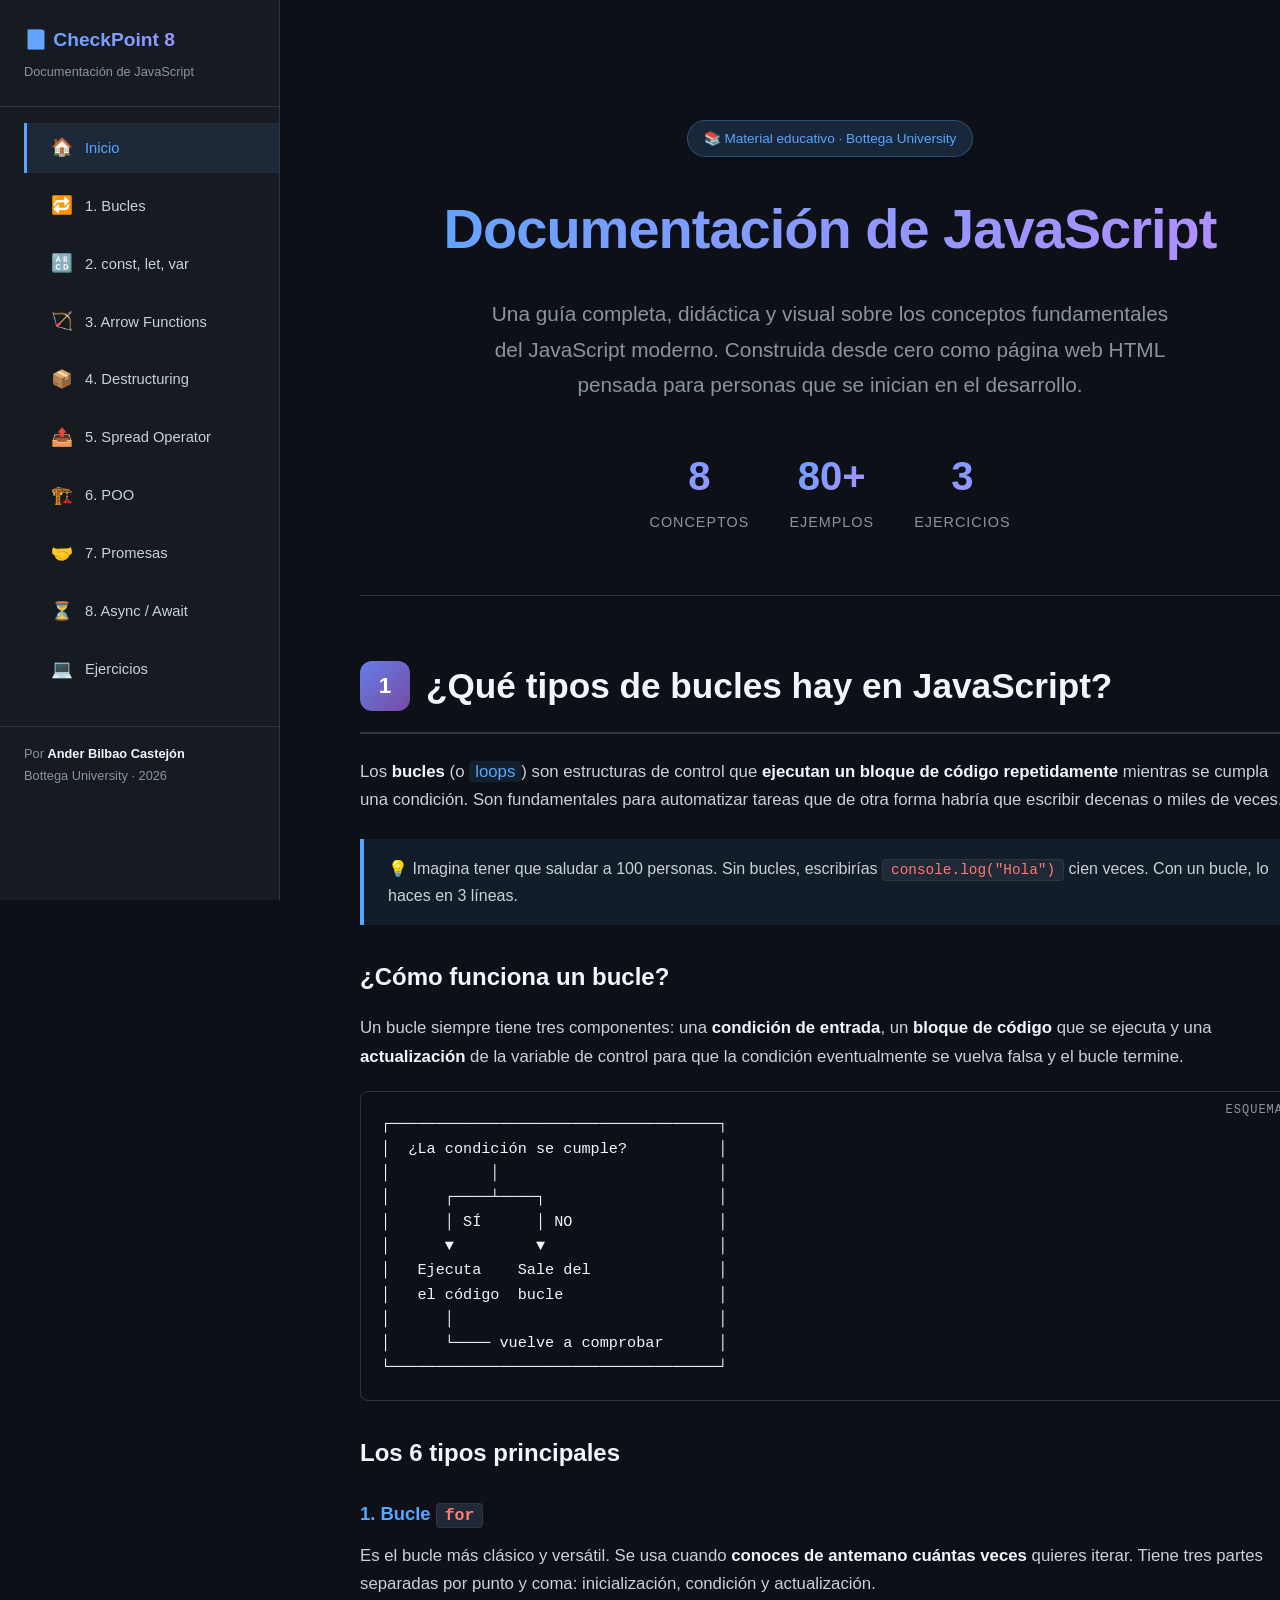
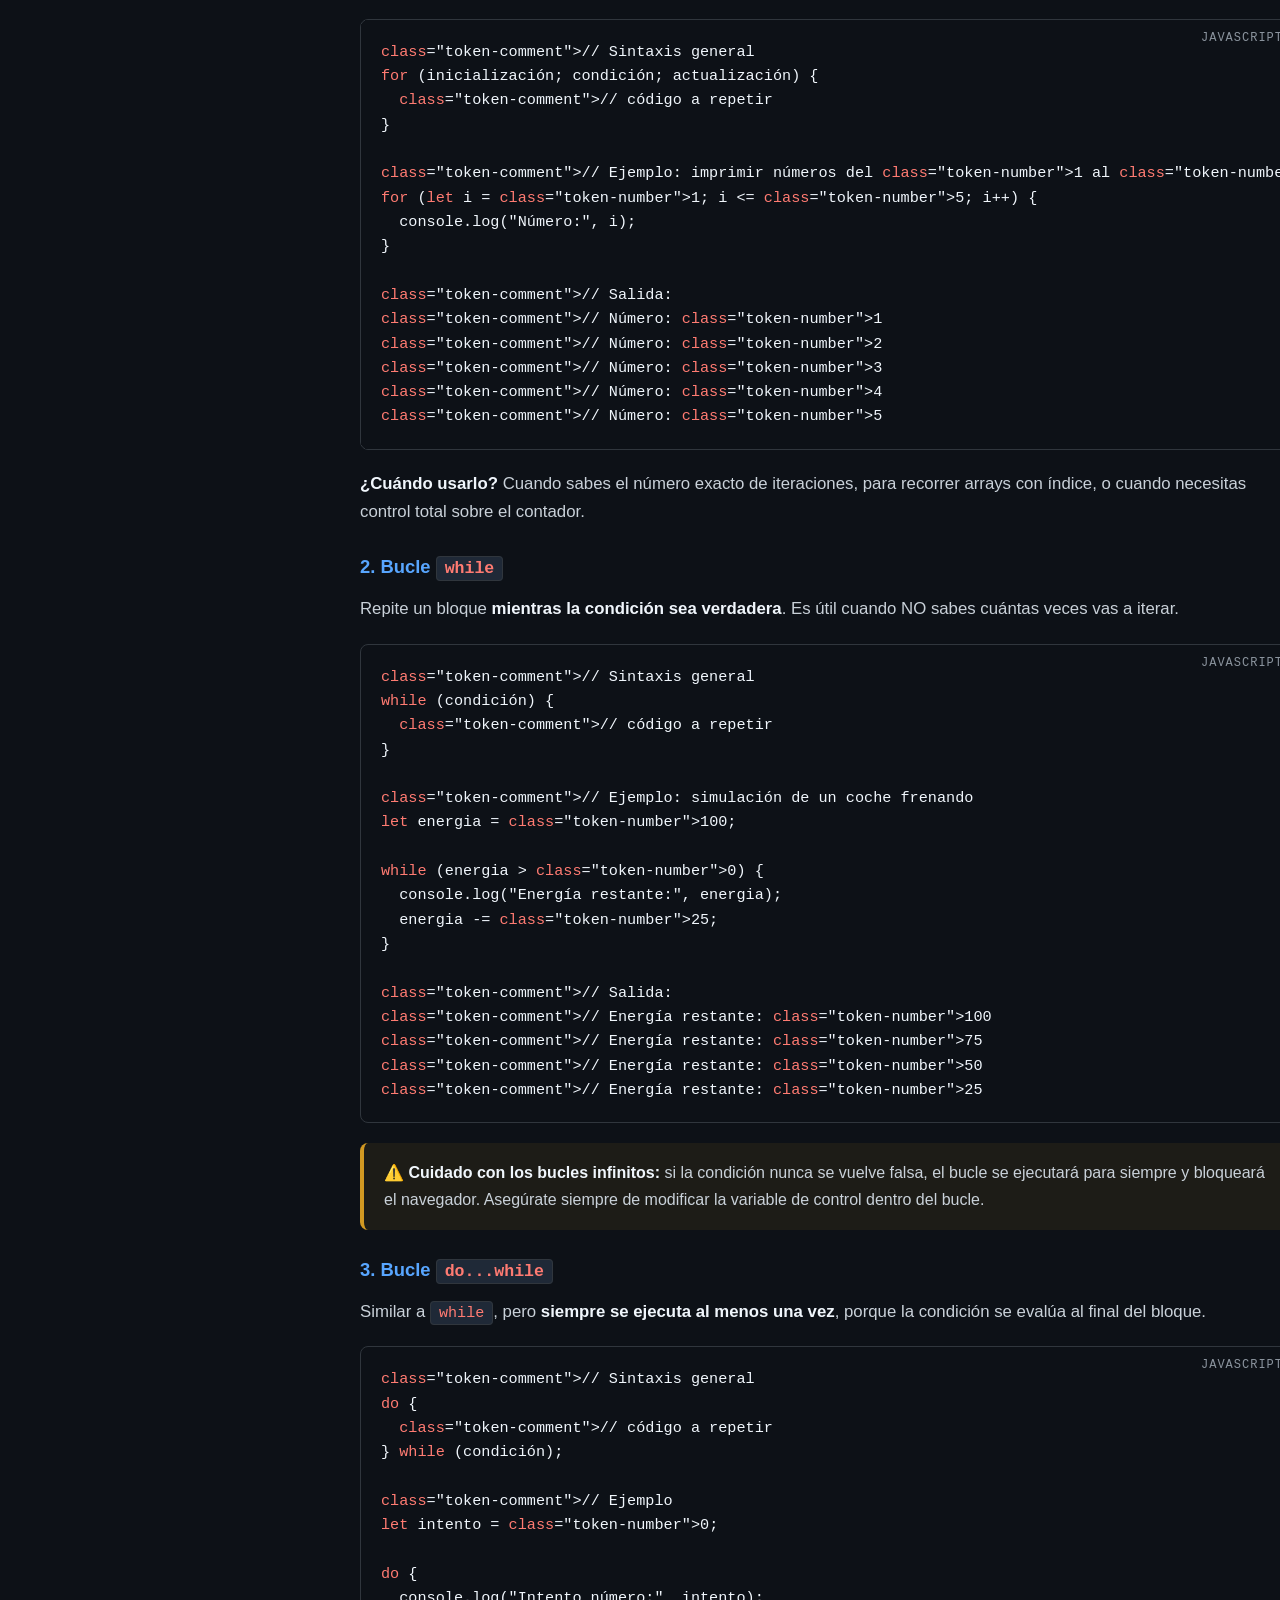
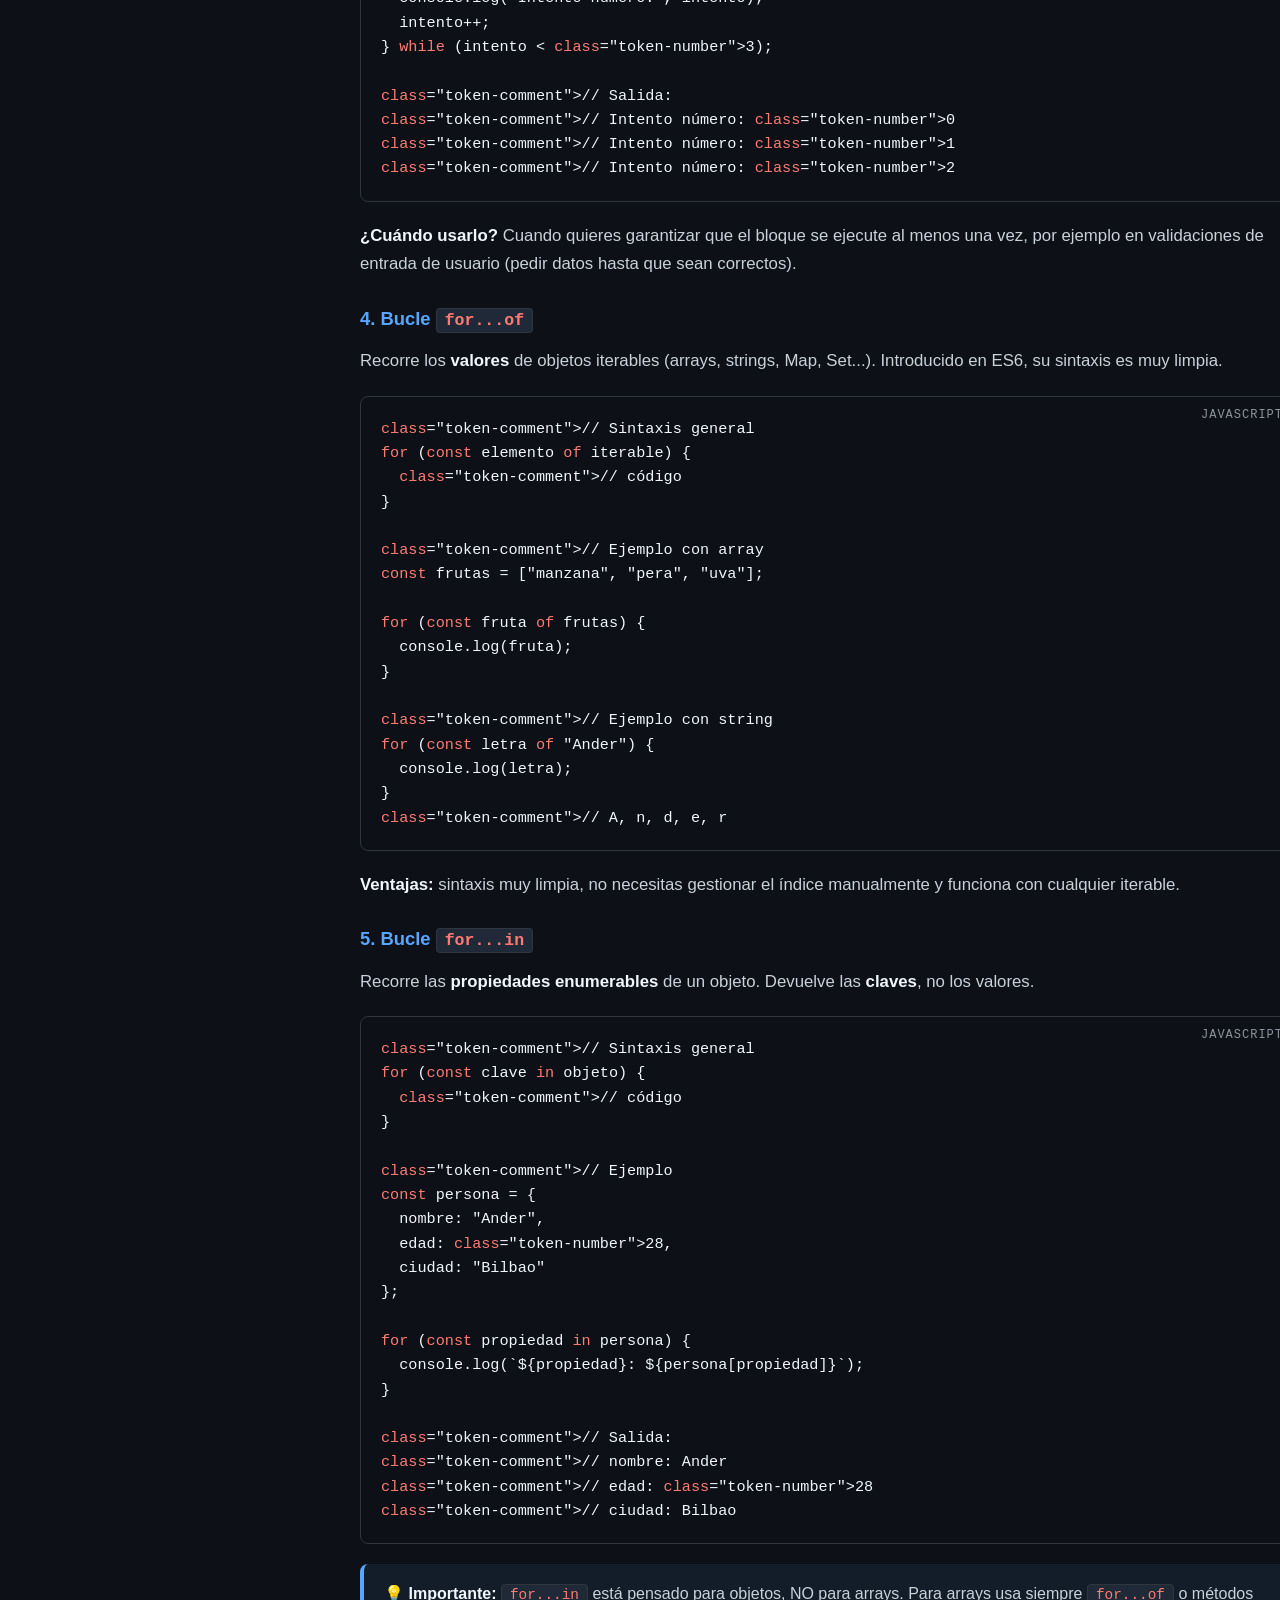
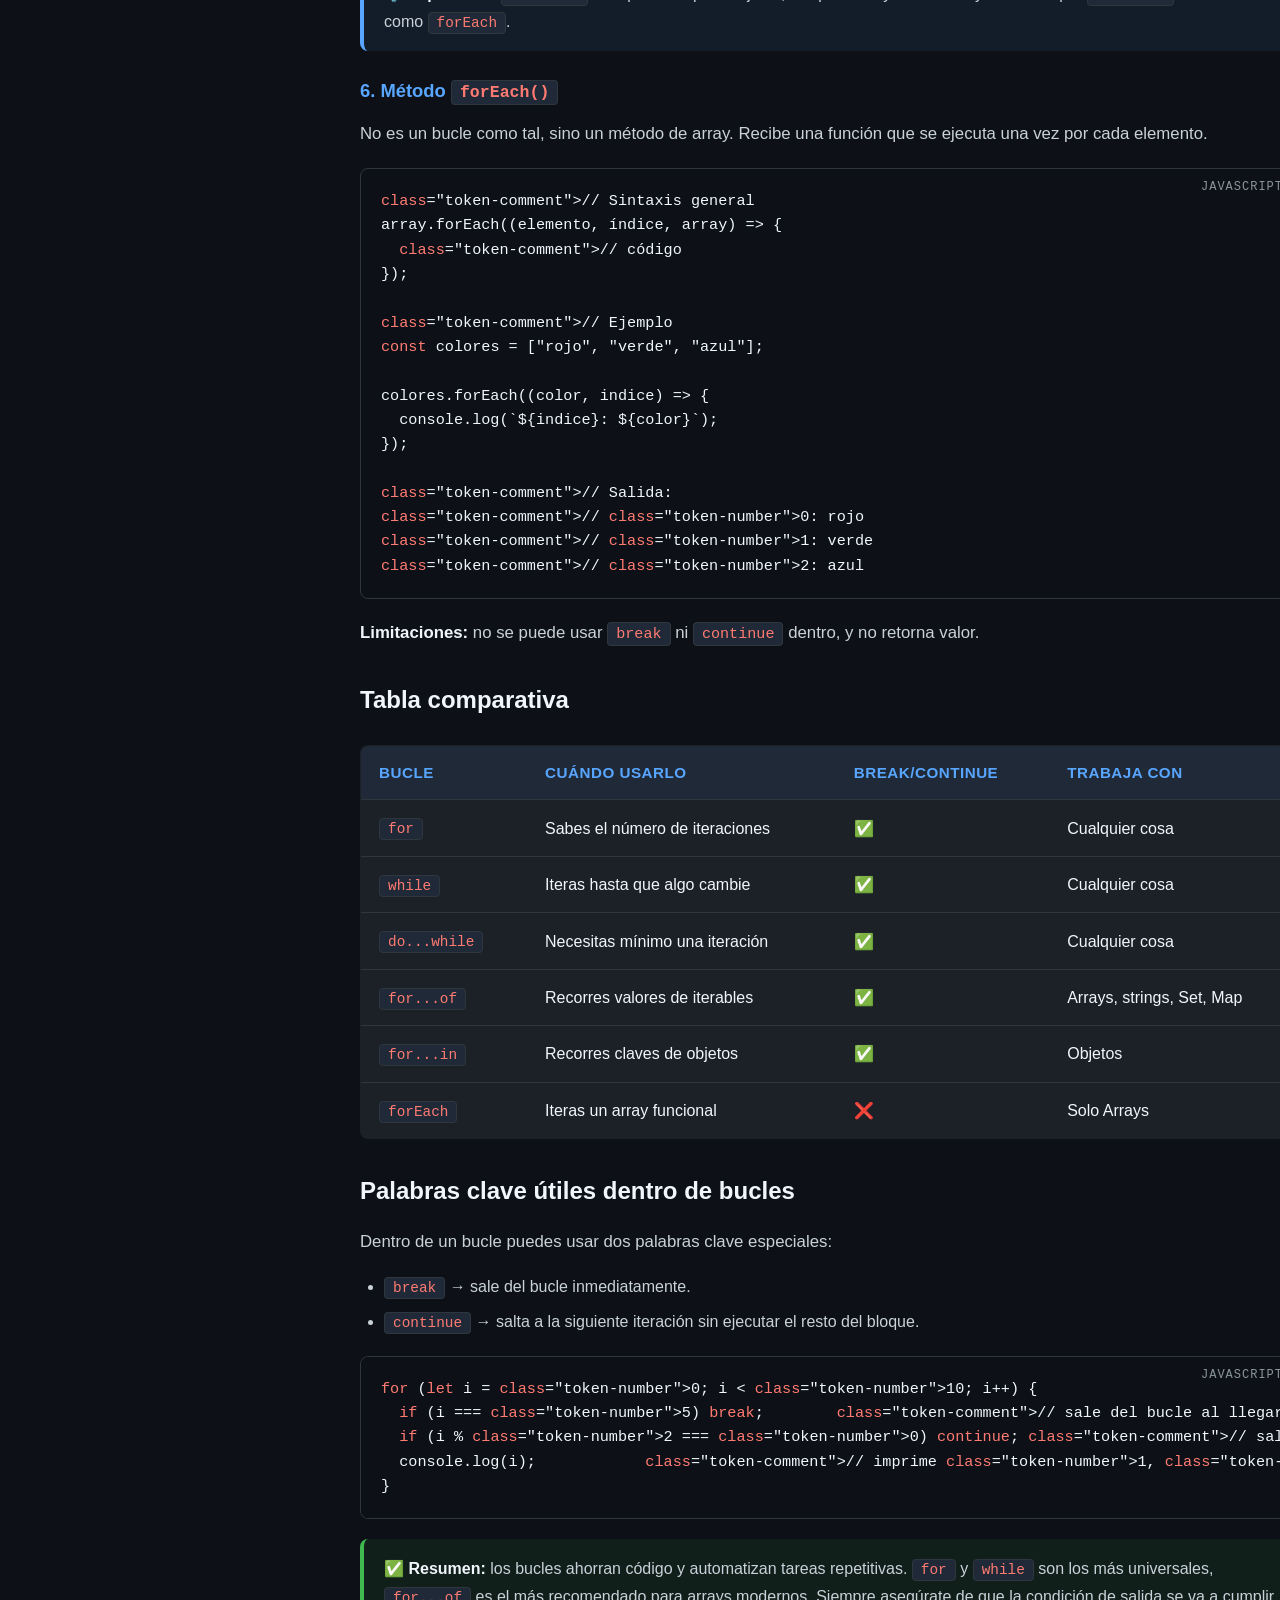
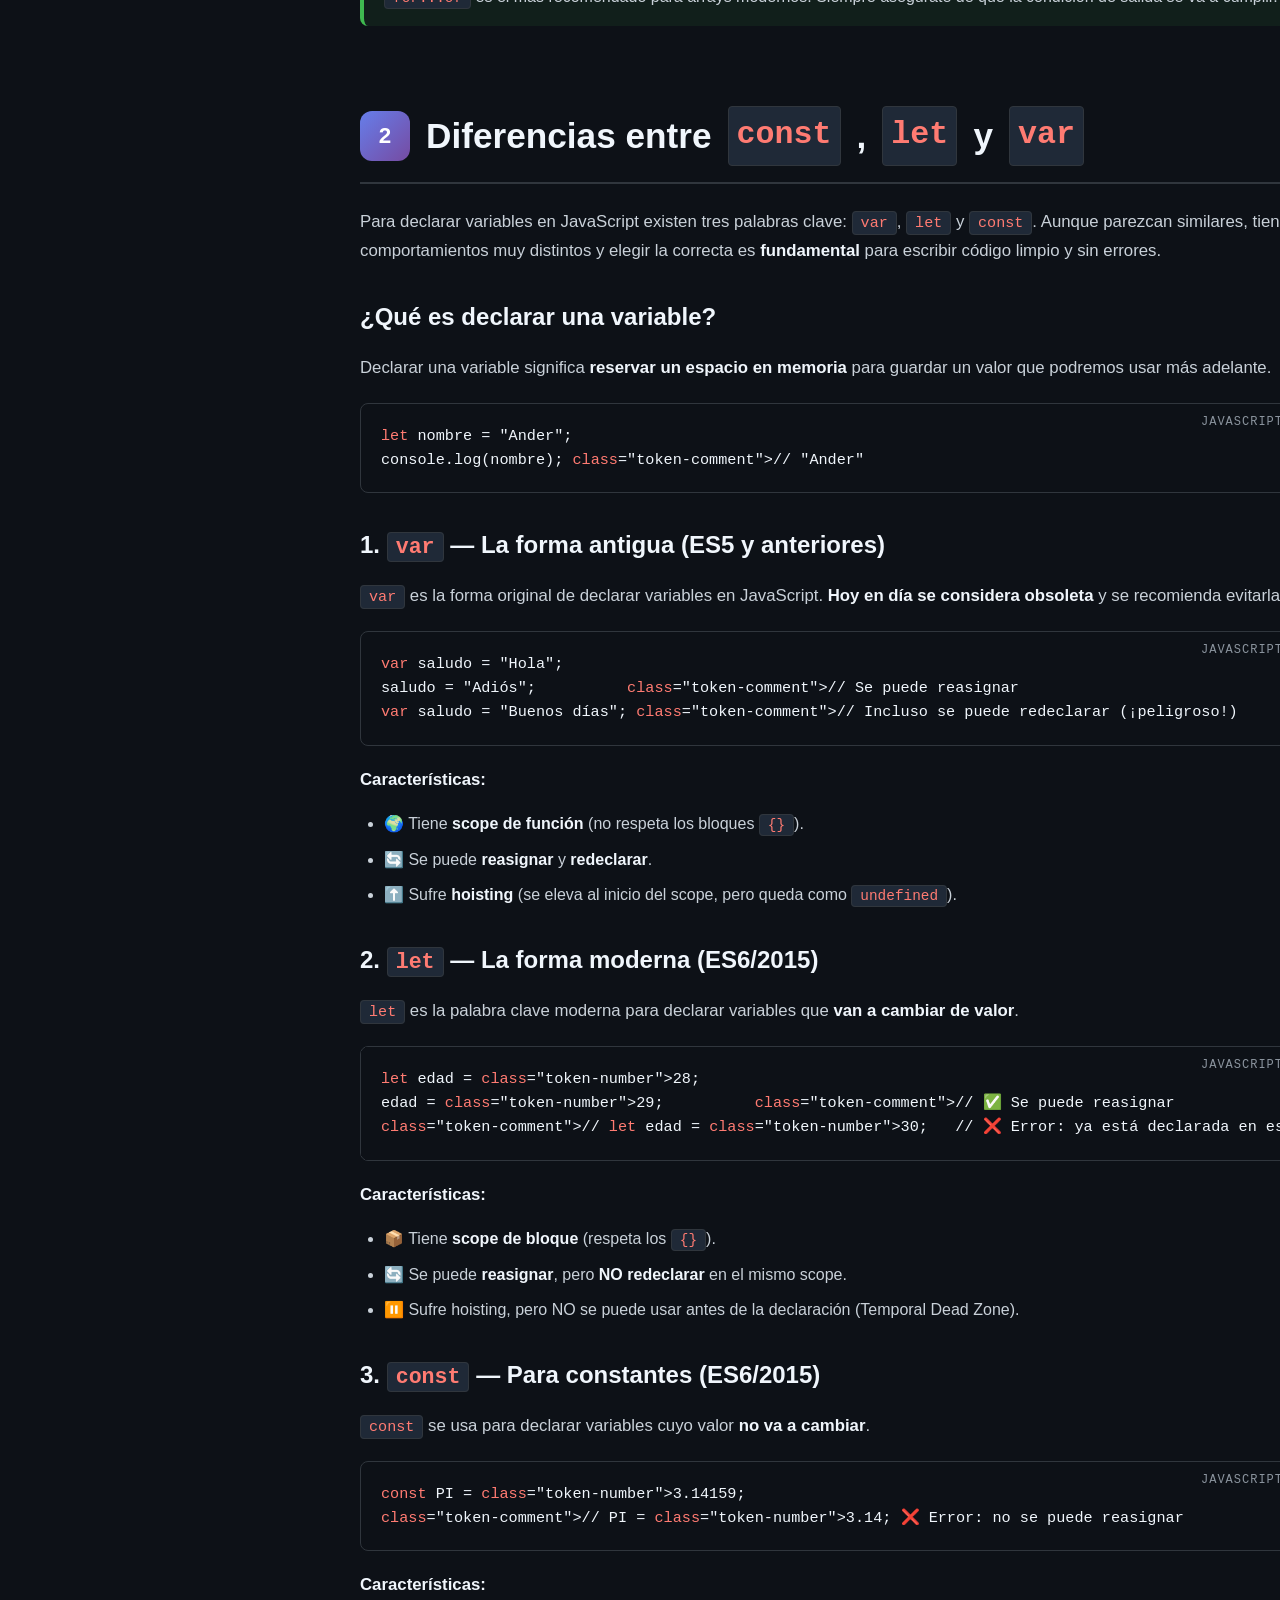
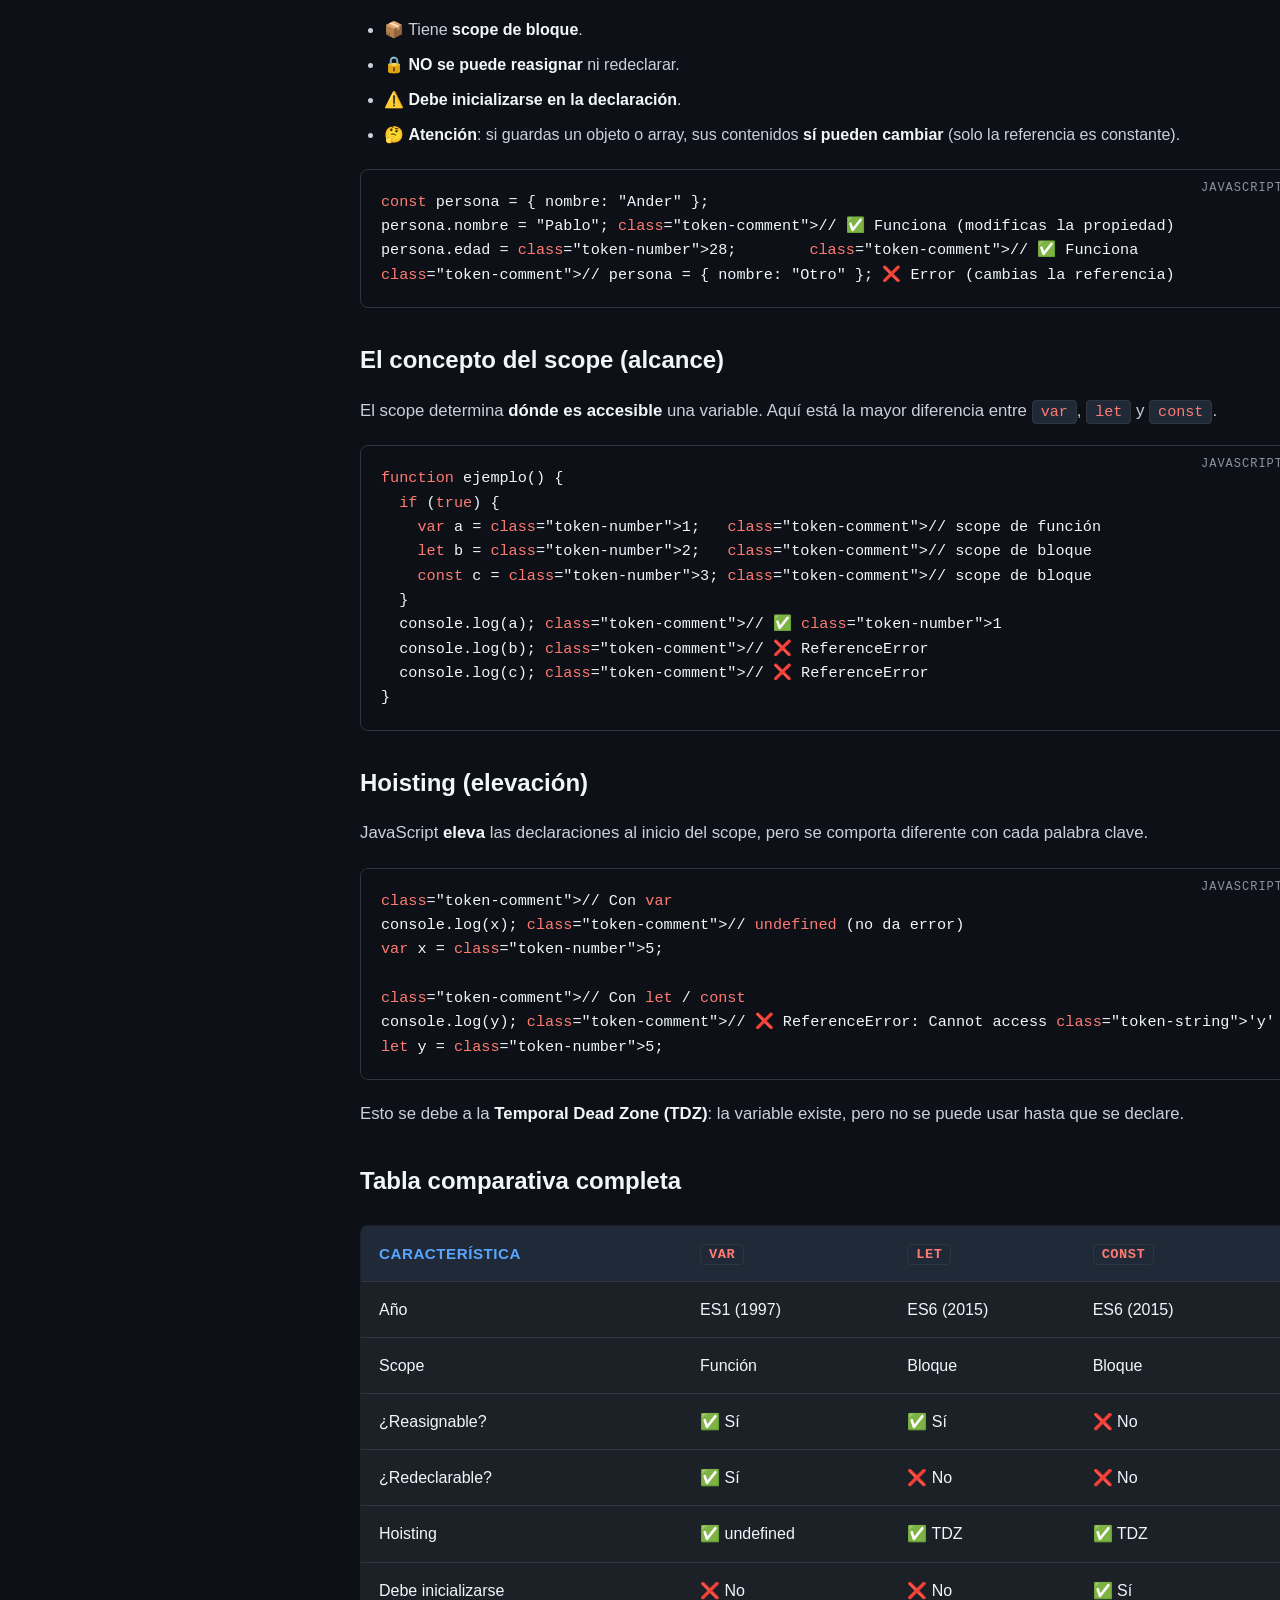
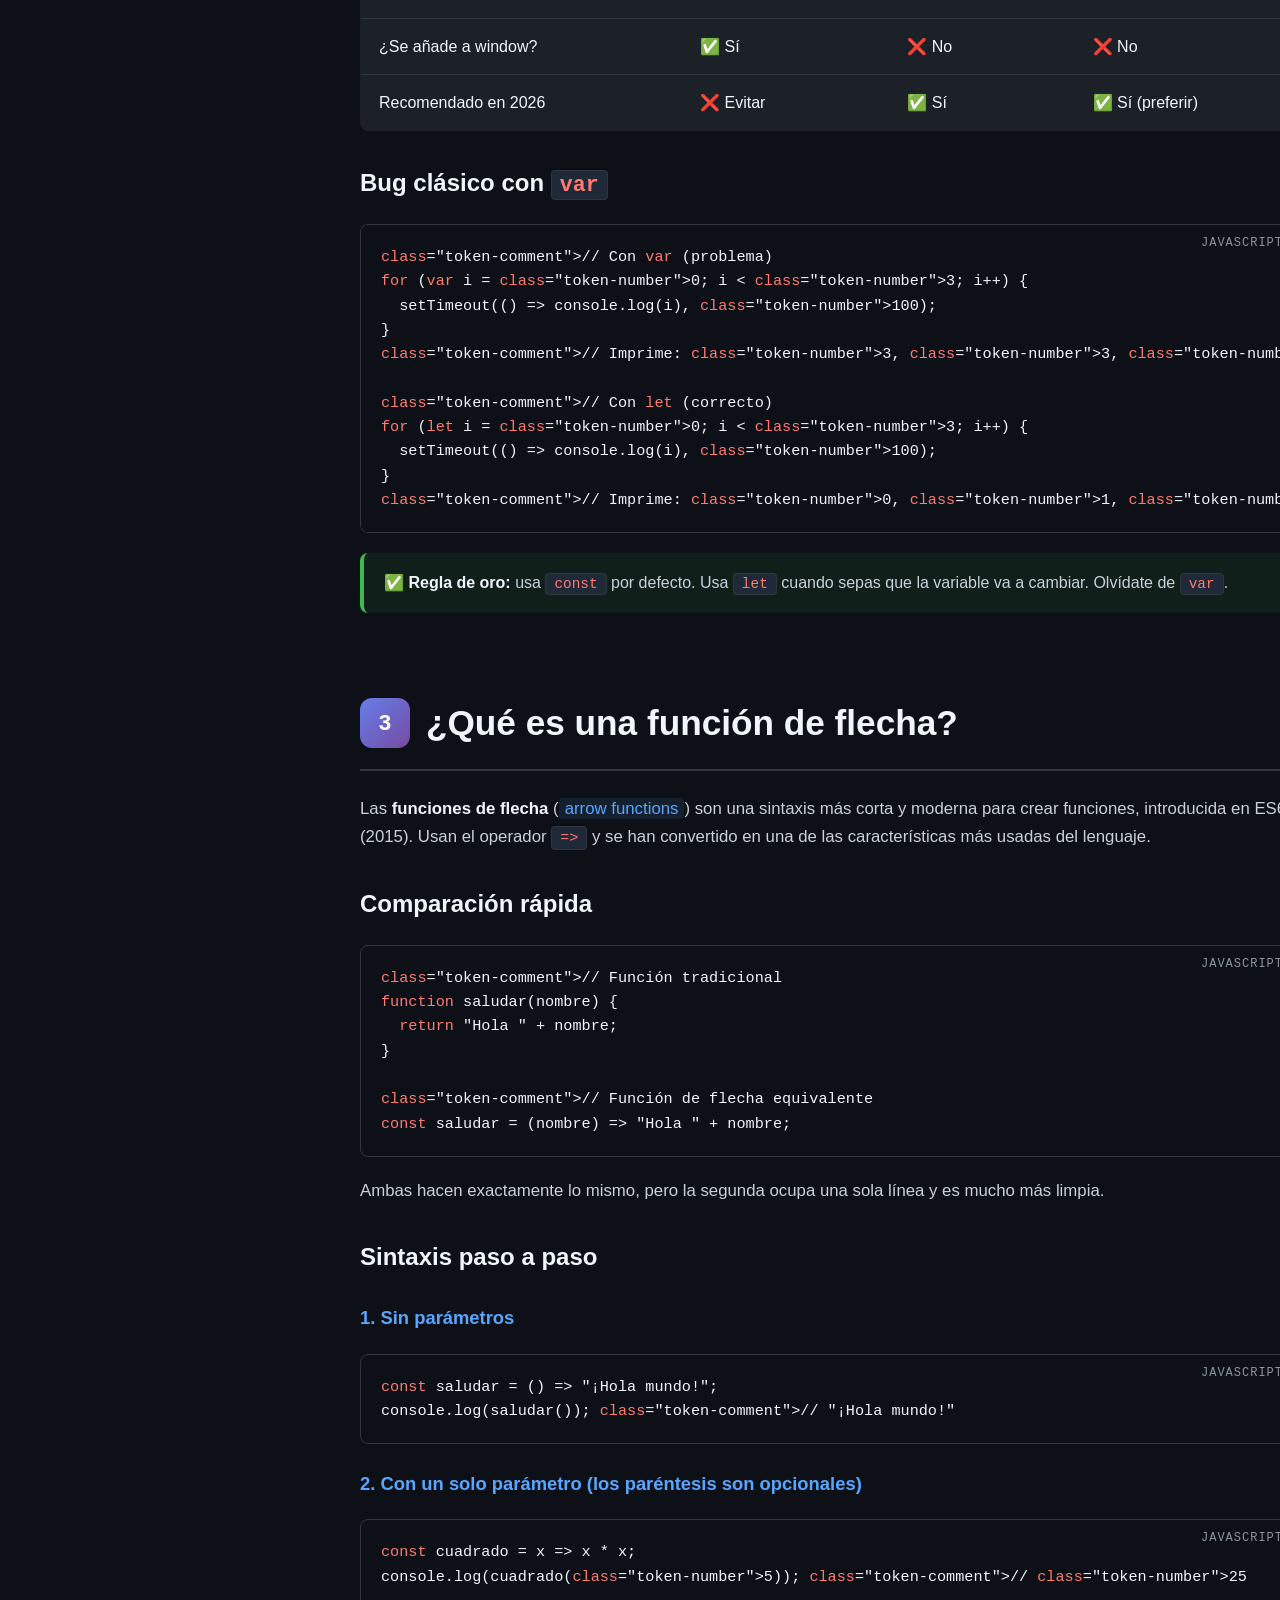
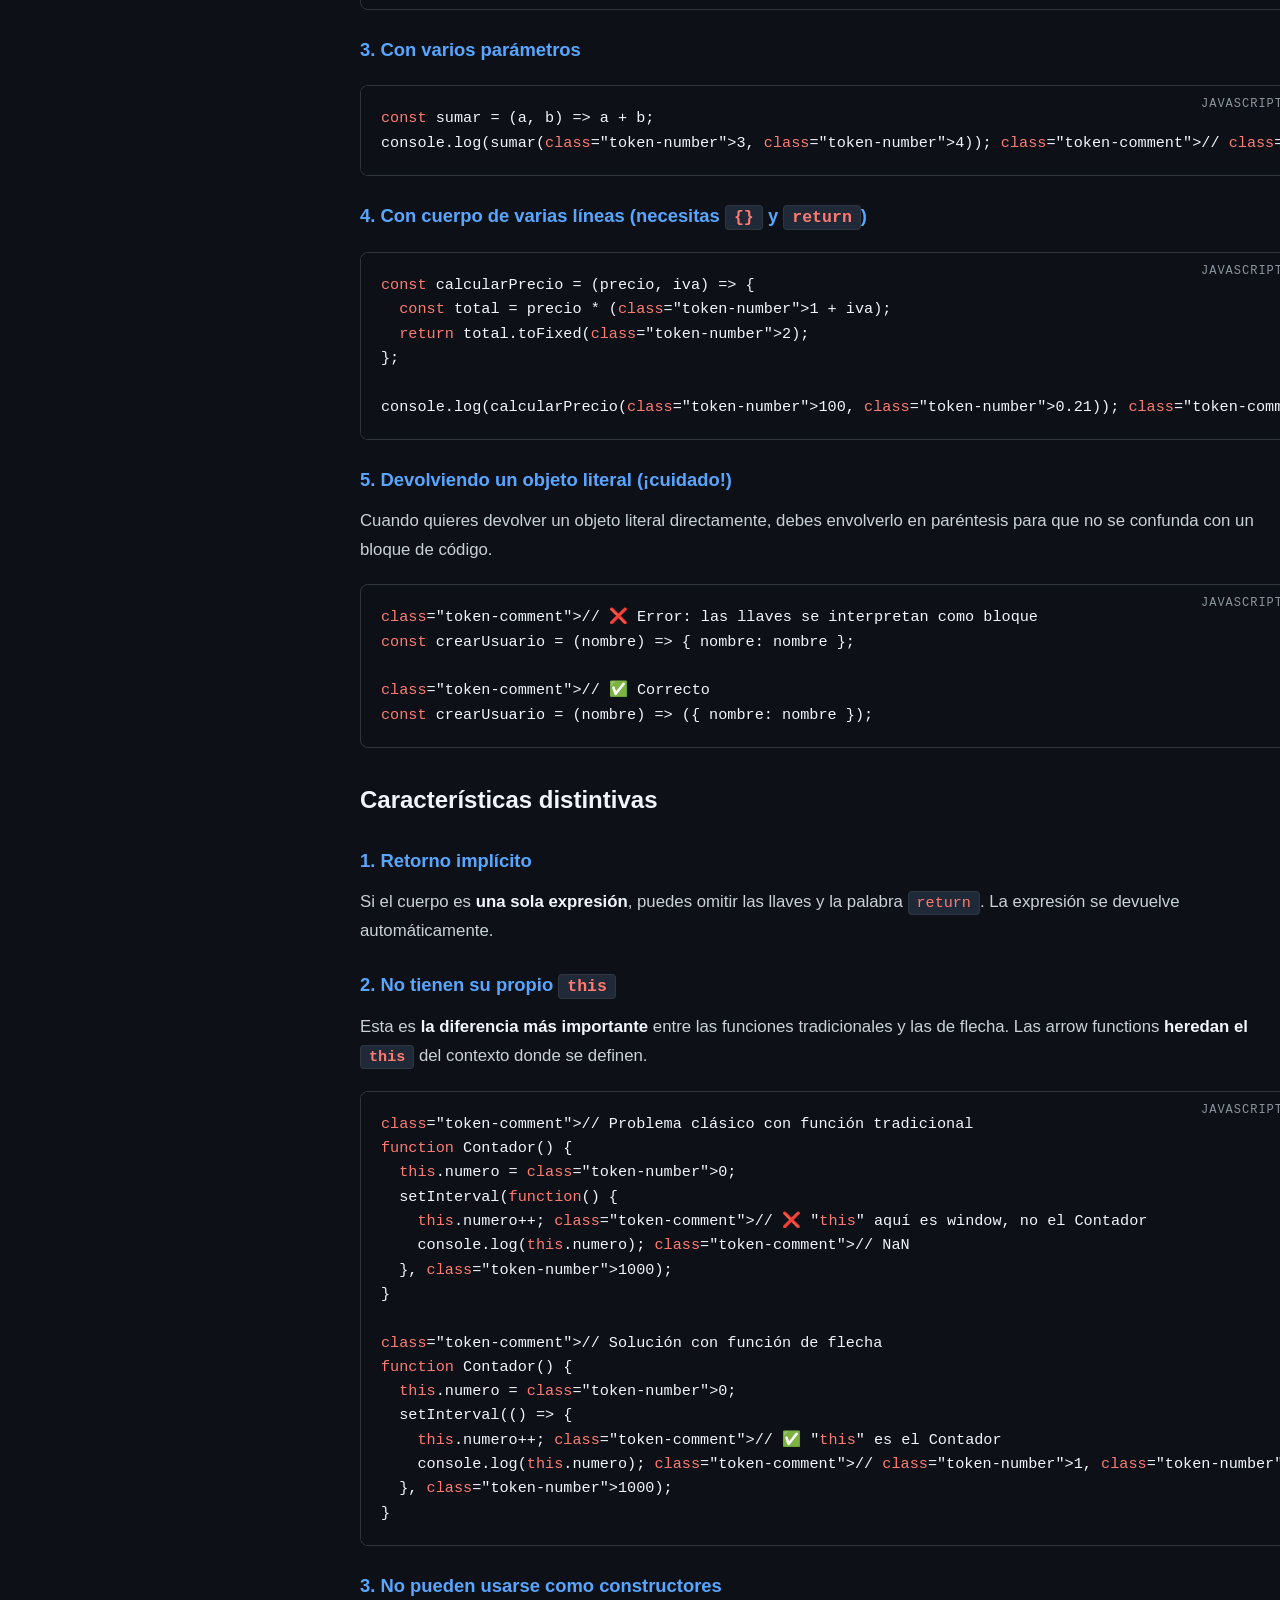
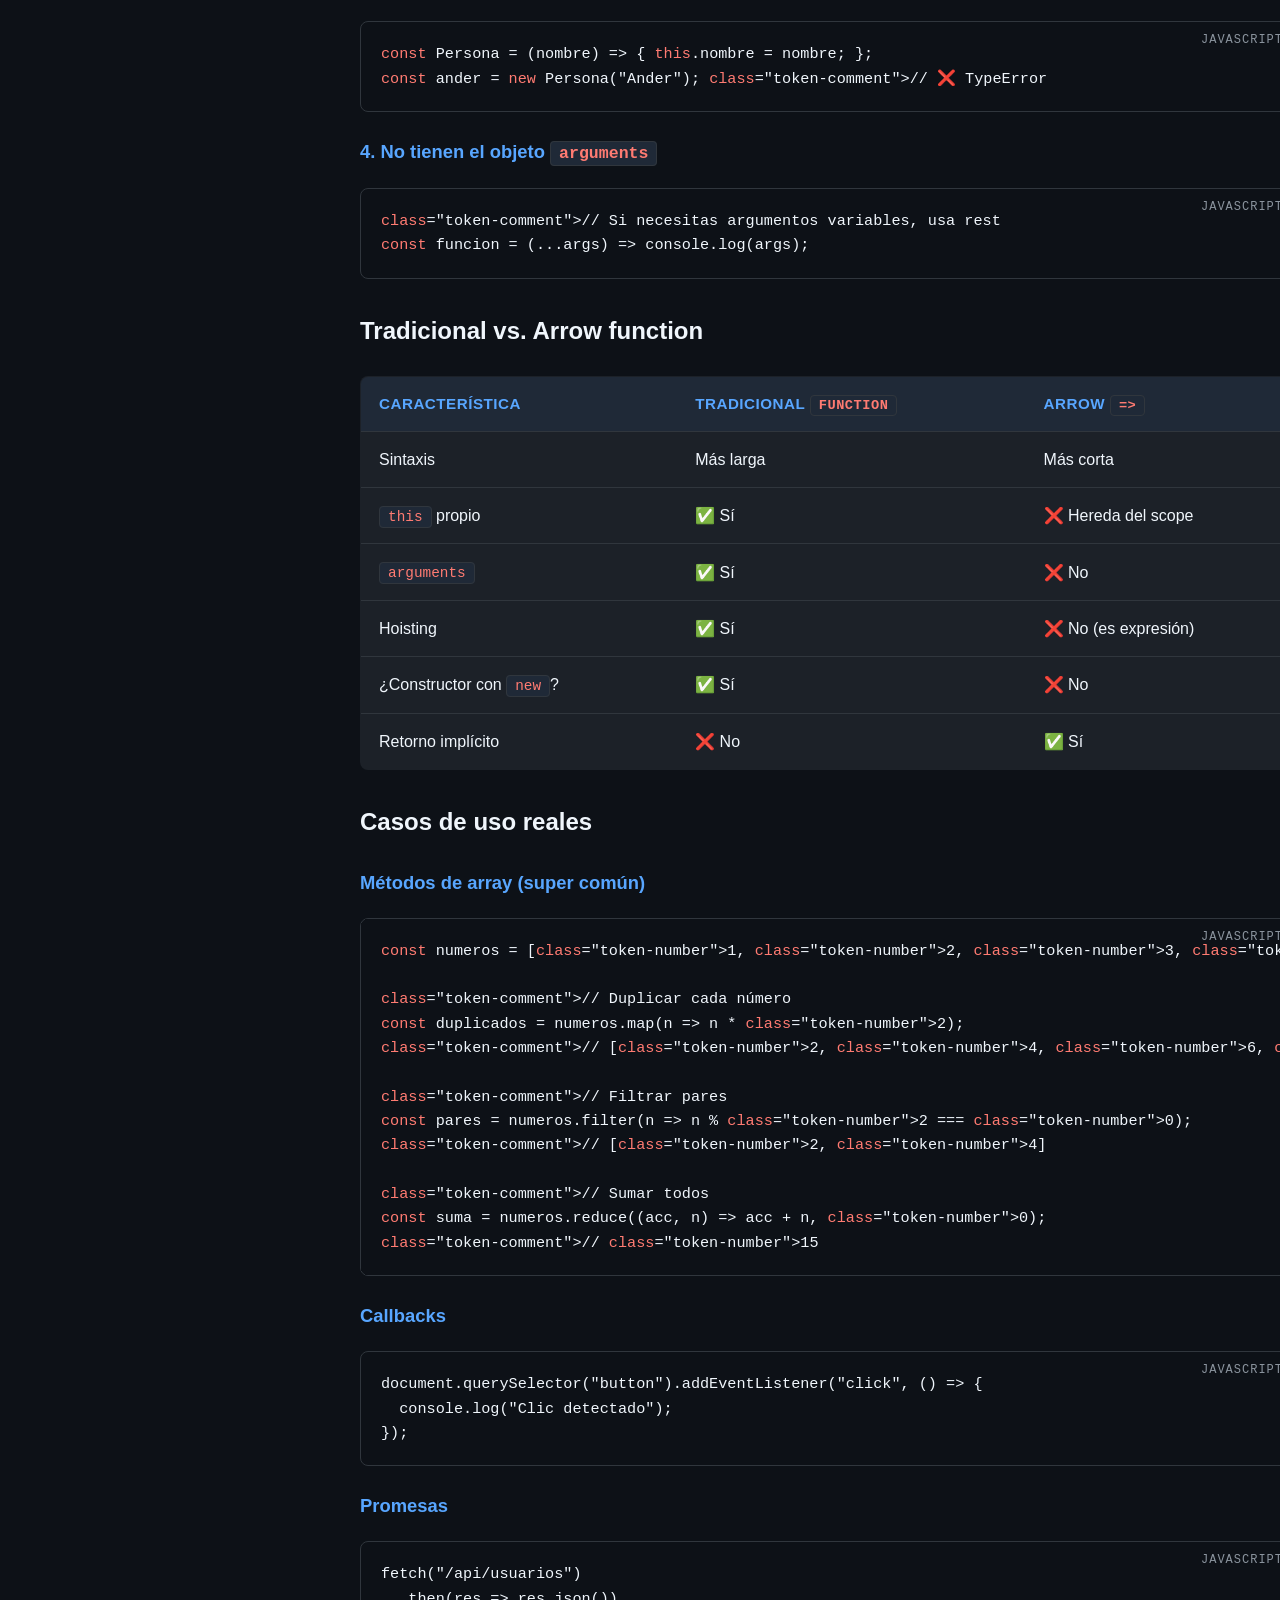
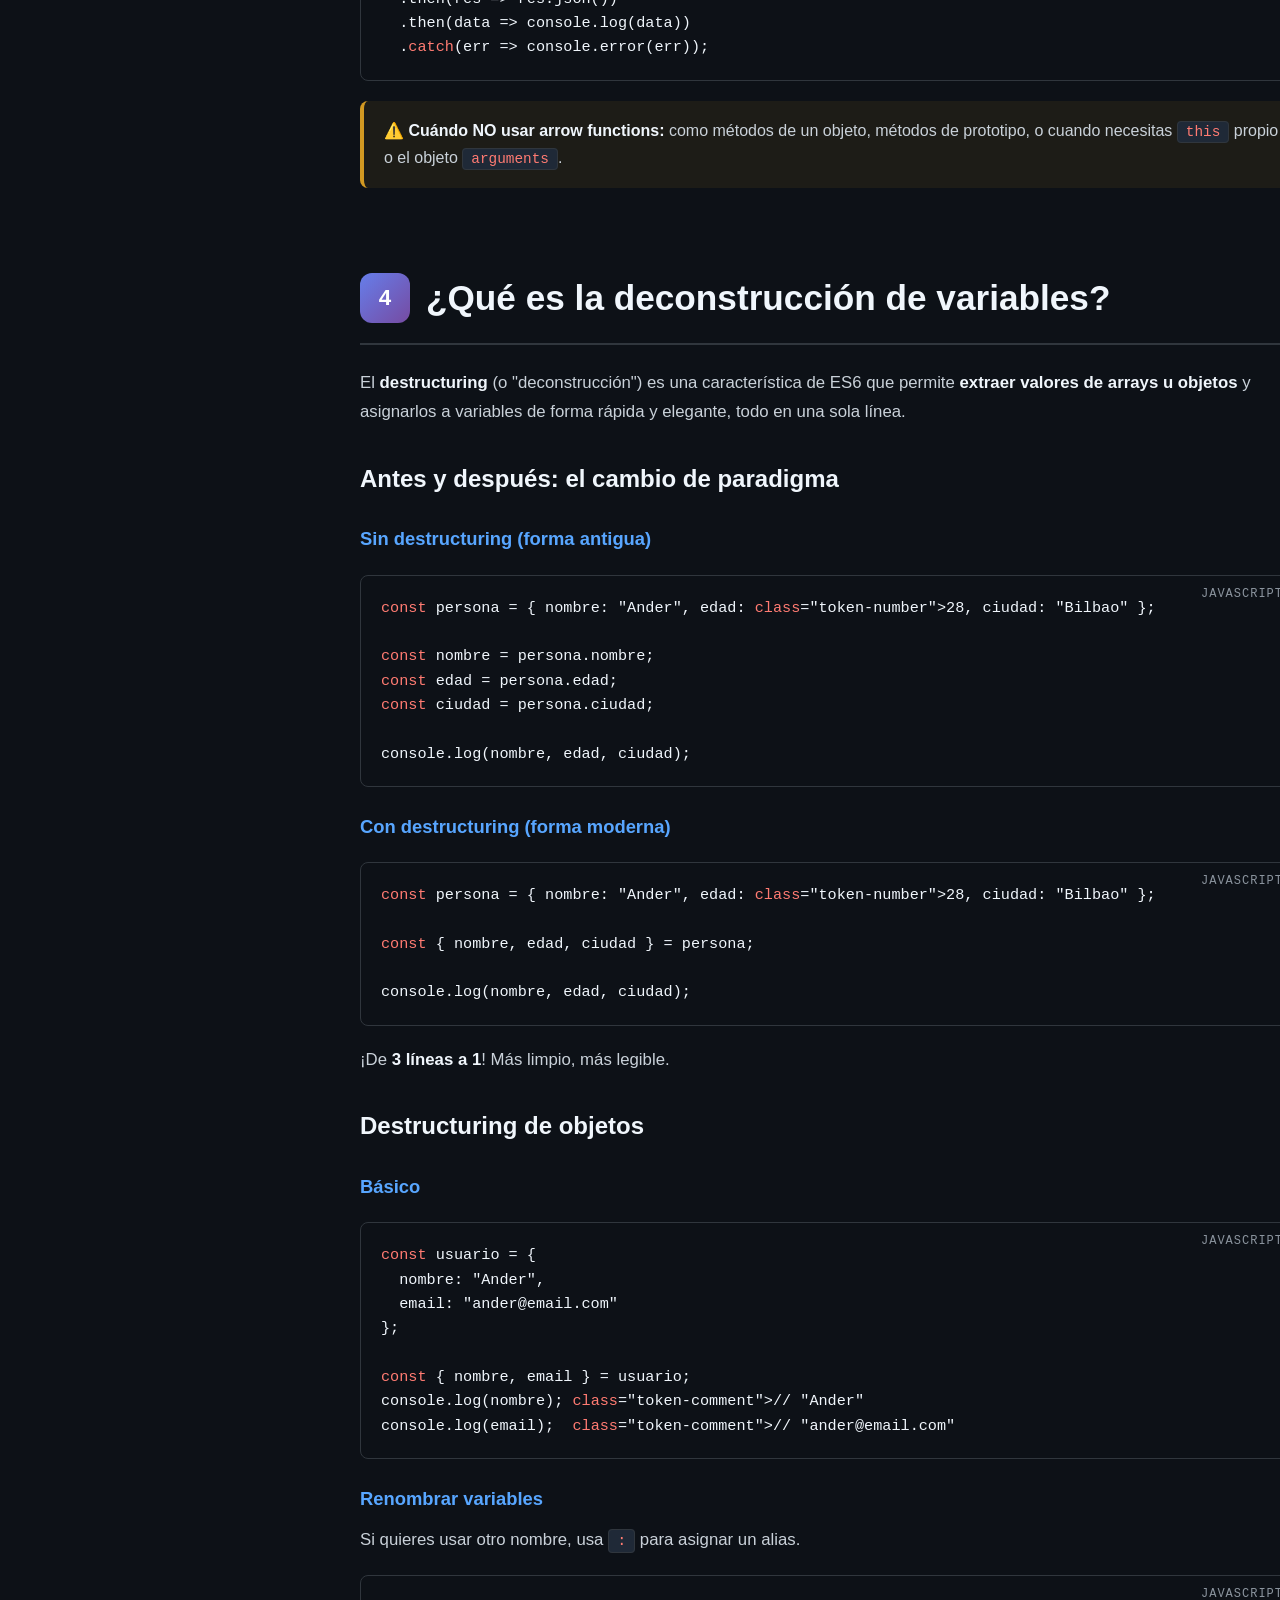
<file: index.html>
<!DOCTYPE html>
<html lang="es">
<head>
  <meta charset="UTF-8">
  <meta name="viewport" content="width=device-width, initial-scale=1.0">
  <meta name="description" content="Documentación HTML completa de JavaScript moderno: bucles, scope, async/await, POO y más. CheckPoint 8 de Bottega University, por Ander Bilbao Castejón.">
  <meta name="author" content="Ander Bilbao Castejón">
  <title>📘 CheckPoint 8 — Documentación de JavaScript | Ander Bilbao</title>
  <link rel="stylesheet" href="styles.css">
  <link rel="icon" href="data:image/svg+xml,%3Csvg xmlns='http://www.w3.org/2000/svg' viewBox='0 0 100 100'%3E%3Ctext y='80' font-size='80'%3E📘%3C/text%3E%3C/svg%3E">
</head>
<body>
  <button class="menu-toggle" aria-label="Abrir menú">☰</button>

  <!-- ═══════════════ SIDEBAR ═══════════════ -->
  <aside class="sidebar">
    <div class="sidebar-header">
      <h2>📘 CheckPoint 8</h2>
      <p>Documentación de JavaScript</p>
    </div>
    <nav>
      <ul>
        <li><a href="#inicio"><span class="nav-icon">🏠</span> Inicio</a></li>
        <li><a href="#bucles"><span class="nav-icon">🔁</span> 1. Bucles</a></li>
        <li><a href="#variables"><span class="nav-icon">🔠</span> 2. const, let, var</a></li>
        <li><a href="#arrow"><span class="nav-icon">🏹</span> 3. Arrow Functions</a></li>
        <li><a href="#destructuring"><span class="nav-icon">📦</span> 4. Destructuring</a></li>
        <li><a href="#spread"><span class="nav-icon">📤</span> 5. Spread Operator</a></li>
        <li><a href="#poo"><span class="nav-icon">🏗️</span> 6. POO</a></li>
        <li><a href="#promesas"><span class="nav-icon">🤝</span> 7. Promesas</a></li>
        <li><a href="#async"><span class="nav-icon">⏳</span> 8. Async / Await</a></li>
        <li><a href="#ejercicios"><span class="nav-icon">💻</span> Ejercicios</a></li>
      </ul>
    </nav>
    <div class="sidebar-footer">
      <p>Por <strong>Ander Bilbao Castejón</strong></p>
      <p>Bottega University · 2026</p>
    </div>
  </aside>

  <!-- ═══════════════ CONTENIDO ═══════════════ -->
  <main class="content">

    <!-- ─── HERO ─── -->
    <section id="inicio" class="hero">
      <div class="hero-badge">📚 Material educativo · Bottega University</div>
      <h1>Documentación de JavaScript</h1>
      <p class="subtitle">
        Una guía completa, didáctica y visual sobre los conceptos fundamentales del JavaScript moderno.
        Construida desde cero como página web HTML pensada para personas que se inician en el desarrollo.
      </p>
      <div class="hero-stats">
        <div class="stat">
          <div class="stat-number">8</div>
          <div class="stat-label">Conceptos</div>
        </div>
        <div class="stat">
          <div class="stat-number">80+</div>
          <div class="stat-label">Ejemplos</div>
        </div>
        <div class="stat">
          <div class="stat-number">3</div>
          <div class="stat-label">Ejercicios</div>
        </div>
      </div>
    </section>

    <!-- ═══════════════════════════════════════════════════════════════
         1. BUCLES
         ═══════════════════════════════════════════════════════════════ -->
    <section id="bucles">
      <h2><span class="section-number">1</span> ¿Qué tipos de bucles hay en JavaScript?</h2>

      <p>Los <strong>bucles</strong> (o <em>loops</em>) son estructuras de control que <strong>ejecutan un bloque de código repetidamente</strong> mientras se cumpla una condición. Son fundamentales para automatizar tareas que de otra forma habría que escribir decenas o miles de veces.</p>

      <blockquote>
        💡 Imagina tener que saludar a 100 personas. Sin bucles, escribirías <code>console.log("Hola")</code> cien veces. Con un bucle, lo haces en 3 líneas.
      </blockquote>

      <h3>¿Cómo funciona un bucle?</h3>
      <p>Un bucle siempre tiene tres componentes: una <strong>condición de entrada</strong>, un <strong>bloque de código</strong> que se ejecuta y una <strong>actualización</strong> de la variable de control para que la condición eventualmente se vuelva falsa y el bucle termine.</p>

      <pre data-lang="esquema"><code>┌────────────────────────────────────┐
│  ¿La condición se cumple?          │
│           │                        │
│      ┌────┴────┐                   │
│      │ SÍ      │ NO                │
│      ▼         ▼                   │
│   Ejecuta    Sale del              │
│   el código  bucle                 │
│      │                             │
│      └──── vuelve a comprobar      │
└────────────────────────────────────┘</code></pre>

      <h3>Los 6 tipos principales</h3>

      <h4>1. Bucle <code>for</code></h4>
      <p>Es el bucle más clásico y versátil. Se usa cuando <strong>conoces de antemano cuántas veces</strong> quieres iterar. Tiene tres partes separadas por punto y coma: inicialización, condición y actualización.</p>

      <pre data-lang="javascript"><code>// Sintaxis general
for (inicialización; condición; actualización) {
  // código a repetir
}

// Ejemplo: imprimir números del 1 al 5
for (let i = 1; i &lt;= 5; i++) {
  console.log("Número:", i);
}

// Salida:
// Número: 1
// Número: 2
// Número: 3
// Número: 4
// Número: 5</code></pre>

      <p><strong>¿Cuándo usarlo?</strong> Cuando sabes el número exacto de iteraciones, para recorrer arrays con índice, o cuando necesitas control total sobre el contador.</p>

      <h4>2. Bucle <code>while</code></h4>
      <p>Repite un bloque <strong>mientras la condición sea verdadera</strong>. Es útil cuando NO sabes cuántas veces vas a iterar.</p>

      <pre data-lang="javascript"><code>// Sintaxis general
while (condición) {
  // código a repetir
}

// Ejemplo: simulación de un coche frenando
let energia = 100;

while (energia &gt; 0) {
  console.log("Energía restante:", energia);
  energia -= 25;
}

// Salida:
// Energía restante: 100
// Energía restante: 75
// Energía restante: 50
// Energía restante: 25</code></pre>

      <div class="alert alert-warning">
        ⚠️ <strong>Cuidado con los bucles infinitos:</strong> si la condición nunca se vuelve falsa, el bucle se ejecutará para siempre y bloqueará el navegador. Asegúrate siempre de modificar la variable de control dentro del bucle.
      </div>

      <h4>3. Bucle <code>do...while</code></h4>
      <p>Similar a <code>while</code>, pero <strong>siempre se ejecuta al menos una vez</strong>, porque la condición se evalúa al final del bloque.</p>

      <pre data-lang="javascript"><code>// Sintaxis general
do {
  // código a repetir
} while (condición);

// Ejemplo
let intento = 0;

do {
  console.log("Intento número:", intento);
  intento++;
} while (intento &lt; 3);

// Salida:
// Intento número: 0
// Intento número: 1
// Intento número: 2</code></pre>

      <p><strong>¿Cuándo usarlo?</strong> Cuando quieres garantizar que el bloque se ejecute al menos una vez, por ejemplo en validaciones de entrada de usuario (pedir datos hasta que sean correctos).</p>

      <h4>4. Bucle <code>for...of</code></h4>
      <p>Recorre los <strong>valores</strong> de objetos iterables (arrays, strings, Map, Set...). Introducido en ES6, su sintaxis es muy limpia.</p>

      <pre data-lang="javascript"><code>// Sintaxis general
for (const elemento of iterable) {
  // código
}

// Ejemplo con array
const frutas = ["manzana", "pera", "uva"];

for (const fruta of frutas) {
  console.log(fruta);
}

// Ejemplo con string
for (const letra of "Ander") {
  console.log(letra);
}
// A, n, d, e, r</code></pre>

      <p><strong>Ventajas:</strong> sintaxis muy limpia, no necesitas gestionar el índice manualmente y funciona con cualquier iterable.</p>

      <h4>5. Bucle <code>for...in</code></h4>
      <p>Recorre las <strong>propiedades enumerables</strong> de un objeto. Devuelve las <strong>claves</strong>, no los valores.</p>

      <pre data-lang="javascript"><code>// Sintaxis general
for (const clave in objeto) {
  // código
}

// Ejemplo
const persona = {
  nombre: "Ander",
  edad: 28,
  ciudad: "Bilbao"
};

for (const propiedad in persona) {
  console.log(`${propiedad}: ${persona[propiedad]}`);
}

// Salida:
// nombre: Ander
// edad: 28
// ciudad: Bilbao</code></pre>

      <div class="alert alert-info">
        💡 <strong>Importante:</strong> <code>for...in</code> está pensado para objetos, NO para arrays. Para arrays usa siempre <code>for...of</code> o métodos como <code>forEach</code>.
      </div>

      <h4>6. Método <code>forEach()</code></h4>
      <p>No es un bucle como tal, sino un método de array. Recibe una función que se ejecuta una vez por cada elemento.</p>

      <pre data-lang="javascript"><code>// Sintaxis general
array.forEach((elemento, índice, array) =&gt; {
  // código
});

// Ejemplo
const colores = ["rojo", "verde", "azul"];

colores.forEach((color, indice) =&gt; {
  console.log(`${indice}: ${color}`);
});

// Salida:
// 0: rojo
// 1: verde
// 2: azul</code></pre>

      <p><strong>Limitaciones:</strong> no se puede usar <code>break</code> ni <code>continue</code> dentro, y no retorna valor.</p>

      <h3>Tabla comparativa</h3>
      <table>
        <thead>
          <tr>
            <th>Bucle</th>
            <th>Cuándo usarlo</th>
            <th>break/continue</th>
            <th>Trabaja con</th>
          </tr>
        </thead>
        <tbody>
          <tr><td><code>for</code></td><td>Sabes el número de iteraciones</td><td>✅</td><td>Cualquier cosa</td></tr>
          <tr><td><code>while</code></td><td>Iteras hasta que algo cambie</td><td>✅</td><td>Cualquier cosa</td></tr>
          <tr><td><code>do...while</code></td><td>Necesitas mínimo una iteración</td><td>✅</td><td>Cualquier cosa</td></tr>
          <tr><td><code>for...of</code></td><td>Recorres valores de iterables</td><td>✅</td><td>Arrays, strings, Set, Map</td></tr>
          <tr><td><code>for...in</code></td><td>Recorres claves de objetos</td><td>✅</td><td>Objetos</td></tr>
          <tr><td><code>forEach</code></td><td>Iteras un array funcional</td><td>❌</td><td>Solo Arrays</td></tr>
        </tbody>
      </table>

      <h3>Palabras clave útiles dentro de bucles</h3>
      <p>Dentro de un bucle puedes usar dos palabras clave especiales:</p>
      <ul>
        <li><code>break</code> → sale del bucle inmediatamente.</li>
        <li><code>continue</code> → salta a la siguiente iteración sin ejecutar el resto del bloque.</li>
      </ul>

      <pre data-lang="javascript"><code>for (let i = 0; i &lt; 10; i++) {
  if (i === 5) break;        // sale del bucle al llegar a 5
  if (i % 2 === 0) continue; // salta los pares
  console.log(i);            // imprime 1, 3
}</code></pre>

      <div class="alert alert-success">
        ✅ <strong>Resumen:</strong> los bucles ahorran código y automatizan tareas repetitivas. <code>for</code> y <code>while</code> son los más universales, <code>for...of</code> es el más recomendado para arrays modernos. Siempre asegúrate de que la condición de salida se va a cumplir.
      </div>
    </section>

    <!-- ═══════════════════════════════════════════════════════════════
         2. CONST, LET, VAR
         ═══════════════════════════════════════════════════════════════ -->
    <section id="variables">
      <h2><span class="section-number">2</span> Diferencias entre <code>const</code>, <code>let</code> y <code>var</code></h2>

      <p>Para declarar variables en JavaScript existen tres palabras clave: <code>var</code>, <code>let</code> y <code>const</code>. Aunque parezcan similares, tienen comportamientos muy distintos y elegir la correcta es <strong>fundamental</strong> para escribir código limpio y sin errores.</p>

      <h3>¿Qué es declarar una variable?</h3>
      <p>Declarar una variable significa <strong>reservar un espacio en memoria</strong> para guardar un valor que podremos usar más adelante.</p>

      <pre data-lang="javascript"><code>let nombre = "Ander";
console.log(nombre); // "Ander"</code></pre>

      <h3>1. <code>var</code> — La forma antigua (ES5 y anteriores)</h3>
      <p><code>var</code> es la forma original de declarar variables en JavaScript. <strong>Hoy en día se considera obsoleta</strong> y se recomienda evitarla.</p>

      <pre data-lang="javascript"><code>var saludo = "Hola";
saludo = "Adiós";          // Se puede reasignar
var saludo = "Buenos días"; // Incluso se puede redeclarar (¡peligroso!)</code></pre>

      <p><strong>Características:</strong></p>
      <ul>
        <li>🌍 Tiene <strong>scope de función</strong> (no respeta los bloques <code>{}</code>).</li>
        <li>🔄 Se puede <strong>reasignar</strong> y <strong>redeclarar</strong>.</li>
        <li>⬆️ Sufre <strong>hoisting</strong> (se eleva al inicio del scope, pero queda como <code>undefined</code>).</li>
      </ul>

      <h3>2. <code>let</code> — La forma moderna (ES6/2015)</h3>
      <p><code>let</code> es la palabra clave moderna para declarar variables que <strong>van a cambiar de valor</strong>.</p>

      <pre data-lang="javascript"><code>let edad = 28;
edad = 29;          // ✅ Se puede reasignar
// let edad = 30;   // ❌ Error: ya está declarada en este scope</code></pre>

      <p><strong>Características:</strong></p>
      <ul>
        <li>📦 Tiene <strong>scope de bloque</strong> (respeta los <code>{}</code>).</li>
        <li>🔄 Se puede <strong>reasignar</strong>, pero <strong>NO redeclarar</strong> en el mismo scope.</li>
        <li>⏸️ Sufre hoisting, pero NO se puede usar antes de la declaración (Temporal Dead Zone).</li>
      </ul>

      <h3>3. <code>const</code> — Para constantes (ES6/2015)</h3>
      <p><code>const</code> se usa para declarar variables cuyo valor <strong>no va a cambiar</strong>.</p>

      <pre data-lang="javascript"><code>const PI = 3.14159;
// PI = 3.14; ❌ Error: no se puede reasignar</code></pre>

      <p><strong>Características:</strong></p>
      <ul>
        <li>📦 Tiene <strong>scope de bloque</strong>.</li>
        <li>🔒 <strong>NO se puede reasignar</strong> ni redeclarar.</li>
        <li>⚠️ <strong>Debe inicializarse en la declaración</strong>.</li>
        <li>🤔 <strong>Atención</strong>: si guardas un objeto o array, sus contenidos <strong>sí pueden cambiar</strong> (solo la referencia es constante).</li>
      </ul>

      <pre data-lang="javascript"><code>const persona = { nombre: "Ander" };
persona.nombre = "Pablo"; // ✅ Funciona (modificas la propiedad)
persona.edad = 28;        // ✅ Funciona
// persona = { nombre: "Otro" }; ❌ Error (cambias la referencia)</code></pre>

      <h3>El concepto del scope (alcance)</h3>
      <p>El scope determina <strong>dónde es accesible</strong> una variable. Aquí está la mayor diferencia entre <code>var</code>, <code>let</code> y <code>const</code>.</p>

      <pre data-lang="javascript"><code>function ejemplo() {
  if (true) {
    var a = 1;   // scope de función
    let b = 2;   // scope de bloque
    const c = 3; // scope de bloque
  }
  console.log(a); // ✅ 1
  console.log(b); // ❌ ReferenceError
  console.log(c); // ❌ ReferenceError
}</code></pre>

      <h3>Hoisting (elevación)</h3>
      <p>JavaScript <strong>eleva</strong> las declaraciones al inicio del scope, pero se comporta diferente con cada palabra clave.</p>

      <pre data-lang="javascript"><code>// Con var
console.log(x); // undefined (no da error)
var x = 5;

// Con let / const
console.log(y); // ❌ ReferenceError: Cannot access 'y' before initialization
let y = 5;</code></pre>

      <p>Esto se debe a la <strong>Temporal Dead Zone (TDZ)</strong>: la variable existe, pero no se puede usar hasta que se declare.</p>

      <h3>Tabla comparativa completa</h3>
      <table>
        <thead>
          <tr>
            <th>Característica</th>
            <th><code>var</code></th>
            <th><code>let</code></th>
            <th><code>const</code></th>
          </tr>
        </thead>
        <tbody>
          <tr><td>Año</td><td>ES1 (1997)</td><td>ES6 (2015)</td><td>ES6 (2015)</td></tr>
          <tr><td>Scope</td><td>Función</td><td>Bloque</td><td>Bloque</td></tr>
          <tr><td>¿Reasignable?</td><td>✅ Sí</td><td>✅ Sí</td><td>❌ No</td></tr>
          <tr><td>¿Redeclarable?</td><td>✅ Sí</td><td>❌ No</td><td>❌ No</td></tr>
          <tr><td>Hoisting</td><td>✅ undefined</td><td>✅ TDZ</td><td>✅ TDZ</td></tr>
          <tr><td>Debe inicializarse</td><td>❌ No</td><td>❌ No</td><td>✅ Sí</td></tr>
          <tr><td>¿Se añade a window?</td><td>✅ Sí</td><td>❌ No</td><td>❌ No</td></tr>
          <tr><td>Recomendado en 2026</td><td>❌ Evitar</td><td>✅ Sí</td><td>✅ Sí (preferir)</td></tr>
        </tbody>
      </table>

      <h3>Bug clásico con <code>var</code></h3>
      <pre data-lang="javascript"><code>// Con var (problema)
for (var i = 0; i &lt; 3; i++) {
  setTimeout(() =&gt; console.log(i), 100);
}
// Imprime: 3, 3, 3 ¡no 0, 1, 2!

// Con let (correcto)
for (let i = 0; i &lt; 3; i++) {
  setTimeout(() =&gt; console.log(i), 100);
}
// Imprime: 0, 1, 2 ✅</code></pre>

      <div class="alert alert-success">
        ✅ <strong>Regla de oro:</strong> usa <code>const</code> por defecto. Usa <code>let</code> cuando sepas que la variable va a cambiar. Olvídate de <code>var</code>.
      </div>
    </section>

    <!-- ═══════════════════════════════════════════════════════════════
         3. ARROW FUNCTIONS
         ═══════════════════════════════════════════════════════════════ -->
    <section id="arrow">
      <h2><span class="section-number">3</span> ¿Qué es una función de flecha?</h2>

      <p>Las <strong>funciones de flecha</strong> (<em>arrow functions</em>) son una sintaxis más corta y moderna para crear funciones, introducida en ES6 (2015). Usan el operador <code>=&gt;</code> y se han convertido en una de las características más usadas del lenguaje.</p>

      <h3>Comparación rápida</h3>
      <pre data-lang="javascript"><code>// Función tradicional
function saludar(nombre) {
  return "Hola " + nombre;
}

// Función de flecha equivalente
const saludar = (nombre) =&gt; "Hola " + nombre;</code></pre>

      <p>Ambas hacen exactamente lo mismo, pero la segunda ocupa una sola línea y es mucho más limpia.</p>

      <h3>Sintaxis paso a paso</h3>

      <h4>1. Sin parámetros</h4>
      <pre data-lang="javascript"><code>const saludar = () =&gt; "¡Hola mundo!";
console.log(saludar()); // "¡Hola mundo!"</code></pre>

      <h4>2. Con un solo parámetro (los paréntesis son opcionales)</h4>
      <pre data-lang="javascript"><code>const cuadrado = x =&gt; x * x;
console.log(cuadrado(5)); // 25</code></pre>

      <h4>3. Con varios parámetros</h4>
      <pre data-lang="javascript"><code>const sumar = (a, b) =&gt; a + b;
console.log(sumar(3, 4)); // 7</code></pre>

      <h4>4. Con cuerpo de varias líneas (necesitas <code>{}</code> y <code>return</code>)</h4>
      <pre data-lang="javascript"><code>const calcularPrecio = (precio, iva) =&gt; {
  const total = precio * (1 + iva);
  return total.toFixed(2);
};

console.log(calcularPrecio(100, 0.21)); // "121.00"</code></pre>

      <h4>5. Devolviendo un objeto literal (¡cuidado!)</h4>
      <p>Cuando quieres devolver un objeto literal directamente, debes envolverlo en paréntesis para que no se confunda con un bloque de código.</p>

      <pre data-lang="javascript"><code>// ❌ Error: las llaves se interpretan como bloque
const crearUsuario = (nombre) =&gt; { nombre: nombre };

// ✅ Correcto
const crearUsuario = (nombre) =&gt; ({ nombre: nombre });</code></pre>

      <h3>Características distintivas</h3>

      <h4>1. Retorno implícito</h4>
      <p>Si el cuerpo es <strong>una sola expresión</strong>, puedes omitir las llaves y la palabra <code>return</code>. La expresión se devuelve automáticamente.</p>

      <h4>2. No tienen su propio <code>this</code></h4>
      <p>Esta es <strong>la diferencia más importante</strong> entre las funciones tradicionales y las de flecha. Las arrow functions <strong>heredan el <code>this</code></strong> del contexto donde se definen.</p>

      <pre data-lang="javascript"><code>// Problema clásico con función tradicional
function Contador() {
  this.numero = 0;
  setInterval(function() {
    this.numero++; // ❌ "this" aquí es window, no el Contador
    console.log(this.numero); // NaN
  }, 1000);
}

// Solución con función de flecha
function Contador() {
  this.numero = 0;
  setInterval(() =&gt; {
    this.numero++; // ✅ "this" es el Contador
    console.log(this.numero); // 1, 2, 3...
  }, 1000);
}</code></pre>

      <h4>3. No pueden usarse como constructores</h4>
      <pre data-lang="javascript"><code>const Persona = (nombre) =&gt; { this.nombre = nombre; };
const ander = new Persona("Ander"); // ❌ TypeError</code></pre>

      <h4>4. No tienen el objeto <code>arguments</code></h4>
      <pre data-lang="javascript"><code>// Si necesitas argumentos variables, usa rest
const funcion = (...args) =&gt; console.log(args);</code></pre>

      <h3>Tradicional vs. Arrow function</h3>
      <table>
        <thead>
          <tr><th>Característica</th><th>Tradicional <code>function</code></th><th>Arrow <code>=&gt;</code></th></tr>
        </thead>
        <tbody>
          <tr><td>Sintaxis</td><td>Más larga</td><td>Más corta</td></tr>
          <tr><td><code>this</code> propio</td><td>✅ Sí</td><td>❌ Hereda del scope</td></tr>
          <tr><td><code>arguments</code></td><td>✅ Sí</td><td>❌ No</td></tr>
          <tr><td>Hoisting</td><td>✅ Sí</td><td>❌ No (es expresión)</td></tr>
          <tr><td>¿Constructor con <code>new</code>?</td><td>✅ Sí</td><td>❌ No</td></tr>
          <tr><td>Retorno implícito</td><td>❌ No</td><td>✅ Sí</td></tr>
        </tbody>
      </table>

      <h3>Casos de uso reales</h3>

      <h4>Métodos de array (super común)</h4>
      <pre data-lang="javascript"><code>const numeros = [1, 2, 3, 4, 5];

// Duplicar cada número
const duplicados = numeros.map(n =&gt; n * 2);
// [2, 4, 6, 8, 10]

// Filtrar pares
const pares = numeros.filter(n =&gt; n % 2 === 0);
// [2, 4]

// Sumar todos
const suma = numeros.reduce((acc, n) =&gt; acc + n, 0);
// 15</code></pre>

      <h4>Callbacks</h4>
      <pre data-lang="javascript"><code>document.querySelector("button").addEventListener("click", () =&gt; {
  console.log("Clic detectado");
});</code></pre>

      <h4>Promesas</h4>
      <pre data-lang="javascript"><code>fetch("/api/usuarios")
  .then(res =&gt; res.json())
  .then(data =&gt; console.log(data))
  .catch(err =&gt; console.error(err));</code></pre>

      <div class="alert alert-warning">
        ⚠️ <strong>Cuándo NO usar arrow functions:</strong> como métodos de un objeto, métodos de prototipo, o cuando necesitas <code>this</code> propio o el objeto <code>arguments</code>.
      </div>
    </section>

    <!-- ═══════════════════════════════════════════════════════════════
         4. DESTRUCTURING
         ═══════════════════════════════════════════════════════════════ -->
    <section id="destructuring">
      <h2><span class="section-number">4</span> ¿Qué es la deconstrucción de variables?</h2>

      <p>El <strong>destructuring</strong> (o "deconstrucción") es una característica de ES6 que permite <strong>extraer valores de arrays u objetos</strong> y asignarlos a variables de forma rápida y elegante, todo en una sola línea.</p>

      <h3>Antes y después: el cambio de paradigma</h3>

      <h4>Sin destructuring (forma antigua)</h4>
      <pre data-lang="javascript"><code>const persona = { nombre: "Ander", edad: 28, ciudad: "Bilbao" };

const nombre = persona.nombre;
const edad = persona.edad;
const ciudad = persona.ciudad;

console.log(nombre, edad, ciudad);</code></pre>

      <h4>Con destructuring (forma moderna)</h4>
      <pre data-lang="javascript"><code>const persona = { nombre: "Ander", edad: 28, ciudad: "Bilbao" };

const { nombre, edad, ciudad } = persona;

console.log(nombre, edad, ciudad);</code></pre>

      <p>¡De <strong>3 líneas a 1</strong>! Más limpio, más legible.</p>

      <h3>Destructuring de objetos</h3>

      <h4>Básico</h4>
      <pre data-lang="javascript"><code>const usuario = {
  nombre: "Ander",
  email: "ander@email.com"
};

const { nombre, email } = usuario;
console.log(nombre); // "Ander"
console.log(email);  // "ander@email.com"</code></pre>

      <h4>Renombrar variables</h4>
      <p>Si quieres usar otro nombre, usa <code>:</code> para asignar un alias.</p>
      <pre data-lang="javascript"><code>const usuario = { nombre: "Ander" };

const { nombre: nombreUsuario } = usuario;
console.log(nombreUsuario); // "Ander"</code></pre>

      <h4>Valores por defecto</h4>
      <p>Si la propiedad no existe, puedes asignar un valor por defecto.</p>
      <pre data-lang="javascript"><code>const config = { tema: "oscuro" };

const { tema, idioma = "español" } = config;
console.log(tema);   // "oscuro"
console.log(idioma); // "español" (valor por defecto)</code></pre>

      <h4>Destructuring anidado</h4>
      <pre data-lang="javascript"><code>const empresa = {
  nombre: "Bidaiatzen",
  direccion: {
    ciudad: "Bilbao",
    pais: "España"
  }
};

const { direccion: { ciudad, pais } } = empresa;
console.log(ciudad); // "Bilbao"
console.log(pais);   // "España"</code></pre>

      <h3>Destructuring de arrays</h3>
      <p>A diferencia de los objetos, los arrays se destructuran <strong>por posición</strong>.</p>

      <h4>Básico</h4>
      <pre data-lang="javascript"><code>const colores = ["rojo", "verde", "azul"];

const [primero, segundo, tercero] = colores;
console.log(primero); // "rojo"
console.log(segundo); // "verde"
console.log(tercero); // "azul"</code></pre>

      <h4>Saltar elementos</h4>
      <pre data-lang="javascript"><code>const numeros = [1, 2, 3, 4, 5];

const [primero, , tercero, , quinto] = numeros;
console.log(primero, tercero, quinto); // 1 3 5</code></pre>

      <h4>Combinado con el operador rest (<code>...</code>)</h4>
      <pre data-lang="javascript"><code>const numeros = [1, 2, 3, 4, 5];

const [primero, segundo, ...resto] = numeros;
console.log(primero); // 1
console.log(segundo); // 2
console.log(resto);   // [3, 4, 5]</code></pre>

      <h4>Intercambio de variables (truco famoso)</h4>
      <pre data-lang="javascript"><code>let a = 1;
let b = 2;

[a, b] = [b, a];

console.log(a); // 2
console.log(b); // 1</code></pre>
      <p>¡Sin variables temporales! 🎉</p>

      <h3>Casos de uso reales</h3>

      <h4>En parámetros de función</h4>
      <pre data-lang="javascript"><code>// Sin destructuring
function crearUsuario(opciones) {
  const nombre = opciones.nombre;
  const email = opciones.email;
  const edad = opciones.edad || 18;
}

// Con destructuring
function crearUsuario({ nombre, email, edad = 18 }) {
  console.log(nombre, email, edad);
}

crearUsuario({ nombre: "Ander", email: "a@b.com" });
// "Ander" "a@b.com" 18</code></pre>

      <h4>Devolver múltiples valores de una función</h4>
      <pre data-lang="javascript"><code>function dimensiones() {
  return { ancho: 1920, alto: 1080 };
}

const { ancho, alto } = dimensiones();
console.log(ancho, alto); // 1920 1080</code></pre>

      <h4>Importaciones de módulos</h4>
      <pre data-lang="javascript"><code>import { useState, useEffect } from "react";</code></pre>
      <p>Esto en sí mismo es destructuring de los exports del módulo.</p>

      <h3>Tabla resumen</h3>
      <table>
        <thead>
          <tr><th>Tipo</th><th>Sintaxis</th><th>Característica clave</th></tr>
        </thead>
        <tbody>
          <tr><td>Objeto</td><td><code>const { a, b } = obj;</code></td><td>Por nombre de propiedad</td></tr>
          <tr><td>Array</td><td><code>const [a, b] = arr;</code></td><td>Por posición</td></tr>
          <tr><td>Renombrar</td><td><code>const { a: x } = obj;</code></td><td>Usa otro nombre</td></tr>
          <tr><td>Por defecto</td><td><code>const { a = 1 } = obj;</code></td><td>Valor si es undefined</td></tr>
          <tr><td>Rest</td><td><code>const [a, ...resto] = arr;</code></td><td>Captura el resto</td></tr>
          <tr><td>Anidado</td><td><code>const { a: { b } } = obj;</code></td><td>Profundidad arbitraria</td></tr>
        </tbody>
      </table>
    </section>

    <!-- ═══════════════════════════════════════════════════════════════
         5. SPREAD OPERATOR
         ═══════════════════════════════════════════════════════════════ -->
    <section id="spread">
      <h2><span class="section-number">5</span> ¿Qué hace el operador de extensión?</h2>

      <p>El <strong>operador de extensión</strong> (o <em>spread operator</em>), escrito con tres puntos <code>...</code>, sirve para <strong>expandir</strong> los elementos de un iterable (array, objeto, string) donde se esperan múltiples elementos.</p>

      <h3>¿Qué hace exactamente?</h3>
      <p>Imagina una caja con varios objetos dentro y quieres "vaciar" esa caja en otro sitio. El spread operator hace justo eso: <strong>descompone</strong> una colección y la expande elemento por elemento.</p>

      <pre data-lang="javascript"><code>const numeros = [1, 2, 3];

console.log(numeros);    // [1, 2, 3]   ← un array
console.log(...numeros); // 1 2 3       ← tres números separados</code></pre>

      <h3>Casos de uso principales</h3>

      <h4>1. Copiar arrays</h4>
      <pre data-lang="javascript"><code>const original = [1, 2, 3];
const copia = [...original];

copia.push(4);
console.log(original); // [1, 2, 3]      ← no se modifica
console.log(copia);    // [1, 2, 3, 4]</code></pre>

      <div class="alert alert-info">
        💡 Hace una <strong>copia superficial</strong> (shallow copy). Para arrays anidados, los elementos internos siguen siendo referencias.
      </div>

      <h4>2. Combinar arrays</h4>
      <pre data-lang="javascript"><code>const frutas = ["manzana", "pera"];
const verduras = ["lechuga", "tomate"];

const comida = [...frutas, ...verduras];
console.log(comida);
// ["manzana", "pera", "lechuga", "tomate"]</code></pre>

      <h4>3. Insertar elementos en cualquier posición</h4>
      <pre data-lang="javascript"><code>const lista = ["a", "b", "e"];
const completa = ["INICIO", ...lista, "c", "d", "FIN"];

console.log(completa);
// ["INICIO", "a", "b", "e", "c", "d", "FIN"]</code></pre>

      <h4>4. Pasar arrays como argumentos a funciones</h4>
      <pre data-lang="javascript"><code>function sumar(a, b, c) {
  return a + b + c;
}

const numeros = [1, 2, 3];
console.log(sumar(...numeros)); // 6</code></pre>

      <h4>5. Encontrar máximo/mínimo de un array</h4>
      <pre data-lang="javascript"><code>const numeros = [10, 5, 8, 23, 1, 17];

console.log(Math.max(...numeros)); // 23
console.log(Math.min(...numeros)); // 1</code></pre>

      <h3>Spread con objetos (ES2018)</h3>

      <h4>Copiar objetos</h4>
      <pre data-lang="javascript"><code>const persona = { nombre: "Ander", edad: 28 };
const copia = { ...persona };

copia.edad = 29;
console.log(persona.edad); // 28  ← no se modifica
console.log(copia.edad);   // 29</code></pre>

      <h4>Combinar objetos</h4>
      <pre data-lang="javascript"><code>const datosBasicos = { nombre: "Ander", edad: 28 };
const datosContacto = { email: "a@b.com", telefono: "123" };

const usuarioCompleto = { ...datosBasicos, ...datosContacto };
// { nombre: "Ander", edad: 28, email: "a@b.com", telefono: "123" }</code></pre>

      <h4>Sobrescribir propiedades</h4>
      <pre data-lang="javascript"><code>const original = { nombre: "Ander", ciudad: "Madrid" };
const actualizado = { ...original, ciudad: "Bilbao" };

console.log(actualizado);
// { nombre: "Ander", ciudad: "Bilbao" }</code></pre>

      <p>Esto es <strong>muy útil</strong> para actualizar el estado de forma inmutable (Redux, React, etc.).</p>

      <h3>Spread con strings</h3>
      <pre data-lang="javascript"><code>const palabra = "Ander";
const letras = [...palabra];

console.log(letras); // ["A", "n", "d", "e", "r"]</code></pre>

      <h3>Spread vs. Rest: NO confundir</h3>
      <p>Aunque usan la misma sintaxis (<code>...</code>), tienen propósitos opuestos.</p>

      <table>
        <thead>
          <tr><th></th><th>Spread</th><th>Rest</th></tr>
        </thead>
        <tbody>
          <tr><td><strong>Propósito</strong></td><td><strong>Expande</strong> elementos</td><td><strong>Agrupa</strong> elementos</td></tr>
          <tr><td><strong>Dónde se usa</strong></td><td>En llamadas / construyendo arrays/objetos</td><td>En parámetros de función o destructuring</td></tr>
          <tr><td><strong>Ejemplo</strong></td><td><code>fn(...arr)</code></td><td><code>function fn(...args) {}</code></td></tr>
        </tbody>
      </table>

      <h4>Ejemplo de spread (expande)</h4>
      <pre data-lang="javascript"><code>const arr = [1, 2, 3];
const nuevoArr = [...arr, 4]; // [1, 2, 3, 4]</code></pre>

      <h4>Ejemplo de rest (agrupa)</h4>
      <pre data-lang="javascript"><code>function sumar(...numeros) {
  return numeros.reduce((acc, n) =&gt; acc + n, 0);
}

sumar(1, 2, 3, 4); // 10</code></pre>

      <div class="alert alert-info">
        🧠 <strong>Truco mnemotécnico:</strong> si los <code>...</code> están <strong>a la derecha del igual</strong> o dentro de una llamada → spread. Si están <strong>a la izquierda del igual</strong> o en parámetros → rest.
      </div>

      <h3>Casos de uso reales</h3>

      <h4>React: actualizar estado de forma inmutable</h4>
      <pre data-lang="javascript"><code>// Añadir un elemento a un array sin mutarlo
setItems([...items, nuevoItem]);

// Actualizar una propiedad de un objeto sin mutarlo
setUsuario({ ...usuario, edad: 29 });</code></pre>

      <h4>Eliminar duplicados de un array</h4>
      <pre data-lang="javascript"><code>const array = [1, 2, 2, 3, 3, 3, 4];
const sinDuplicados = [...new Set(array)];
console.log(sinDuplicados); // [1, 2, 3, 4]</code></pre>

      <h4>Convertir un NodeList a array</h4>
      <pre data-lang="javascript"><code>const elementos = document.querySelectorAll("div");
const array = [...elementos]; // ahora es un array real</code></pre>
    </section>

    <!-- ═══════════════════════════════════════════════════════════════
         6. POO
         ═══════════════════════════════════════════════════════════════ -->
    <section id="poo">
      <h2><span class="section-number">6</span> ¿Qué es la programación orientada a objetos?</h2>

      <p>La <strong>Programación Orientada a Objetos</strong> (POO o OOP en inglés) es un paradigma de programación que organiza el código en torno a <strong>objetos</strong> que combinan datos y comportamiento. Es uno de los paradigmas más utilizados en el desarrollo de software.</p>

      <h3>¿Qué es la POO?</h3>
      <p>En lugar de escribir el código como una secuencia de instrucciones (programación procedural), la POO modela el mundo real como <strong>entidades</strong> (objetos) que tienen:</p>
      <ul>
        <li><strong>Atributos</strong> (datos / propiedades)</li>
        <li><strong>Métodos</strong> (comportamientos / funciones)</li>
      </ul>

      <h4>Analogía del mundo real</h4>
      <p>Imagina un <strong>coche</strong>:</p>
      <pre data-lang="esquema"><code>🚗 Coche
├── Atributos:
│   ├── color: "rojo"
│   ├── marca: "Toyota"
│   └── velocidad: 0
└── Métodos:
    ├── acelerar()
    ├── frenar()
    └── encender()</code></pre>

      <p>En POO, "Coche" sería una <strong>clase</strong> (un molde) y un coche concreto sería un <strong>objeto</strong> (una instancia).</p>

      <h3>Los 4 pilares de la POO</h3>

      <h4>1. 🔒 Encapsulamiento</h4>
      <p>Significa <strong>proteger los datos</strong> de un objeto, exponiendo solo lo necesario.</p>

      <pre data-lang="javascript"><code>class CuentaBancaria {
  #saldo; // propiedad privada (con #)

  constructor(saldoInicial) {
    this.#saldo = saldoInicial;
  }

  consultarSaldo() {
    return this.#saldo;
  }

  ingresar(cantidad) {
    if (cantidad &gt; 0) this.#saldo += cantidad;
  }
}

const cuenta = new CuentaBancaria(1000);
cuenta.ingresar(500);
console.log(cuenta.consultarSaldo()); // 1500
// console.log(cuenta.#saldo); ❌ Error: propiedad privada</code></pre>

      <h4>2. 🧬 Herencia</h4>
      <p>Permite que una clase <strong>herede atributos y métodos</strong> de otra clase. Se evita duplicar código.</p>

      <pre data-lang="javascript"><code>class Animal {
  constructor(nombre) {
    this.nombre = nombre;
  }
  comer() {
    console.log(`${this.nombre} está comiendo`);
  }
}

class Perro extends Animal {
  ladrar() {
    console.log(`${this.nombre} dice: ¡Guau!`);
  }
}

const rex = new Perro("Rex");
rex.comer();  // "Rex está comiendo"  (heredado)
rex.ladrar(); // "Rex dice: ¡Guau!"   (propio)</code></pre>

      <h4>3. 🎭 Polimorfismo</h4>
      <p>Significa que distintos objetos pueden <strong>responder al mismo método de formas diferentes</strong>.</p>

      <pre data-lang="javascript"><code>class Animal {
  hacerSonido() {
    console.log("Sonido genérico");
  }
}

class Perro extends Animal {
  hacerSonido() {
    console.log("Guau guau");
  }
}

class Gato extends Animal {
  hacerSonido() {
    console.log("Miau");
  }
}

const animales = [new Perro(), new Gato(), new Animal()];
animales.forEach(a =&gt; a.hacerSonido());
// Guau guau
// Miau
// Sonido genérico</code></pre>

      <h4>4. 🎯 Abstracción</h4>
      <p>Esconder los detalles complejos y exponer solo lo importante. Cuando usas <code>array.sort()</code>, no necesitas saber cómo está implementado el algoritmo de ordenación.</p>

      <h3>Clases en JavaScript (ES6)</h3>
      <p>JavaScript introdujo la sintaxis de <code>class</code> en ES6, aunque por debajo sigue usando prototipos.</p>

      <h4>Sintaxis básica</h4>
      <pre data-lang="javascript"><code>class Persona {
  // Constructor: se ejecuta al crear una instancia
  constructor(nombre, edad) {
    this.nombre = nombre;
    this.edad = edad;
  }

  // Método
  saludar() {
    console.log(`Hola, soy ${this.nombre} y tengo ${this.edad} años.`);
  }
}

// Crear una instancia
const ander = new Persona("Ander", 28);
ander.saludar(); // "Hola, soy Ander y tengo 28 años."</code></pre>

      <h4>Métodos estáticos</h4>
      <p>Pertenecen a la clase, no a las instancias.</p>
      <pre data-lang="javascript"><code>class Calculadora {
  static sumar(a, b) {
    return a + b;
  }
}

console.log(Calculadora.sumar(3, 4)); // 7
// No necesitas instanciar la clase</code></pre>

      <h4>Getters y Setters</h4>
      <pre data-lang="javascript"><code>class Producto {
  constructor(precio) {
    this._precio = precio;
  }

  get precio() {
    return `${this._precio}€`;
  }

  set precio(nuevoPrecio) {
    if (nuevoPrecio &lt; 0) throw new Error("Precio no válido");
    this._precio = nuevoPrecio;
  }
}

const p = new Producto(100);
console.log(p.precio); // "100€"
p.precio = 150;
console.log(p.precio); // "150€"</code></pre>

      <h3>Herencia con <code>extends</code> y <code>super</code></h3>
      <pre data-lang="javascript"><code>class Vehiculo {
  constructor(marca) {
    this.marca = marca;
  }
  describir() {
    console.log(`Vehículo de marca ${this.marca}`);
  }
}

class Coche extends Vehiculo {
  constructor(marca, modelo) {
    super(marca); // llama al constructor del padre
    this.modelo = modelo;
  }
  describir() {
    super.describir(); // llama al método del padre
    console.log(`Modelo: ${this.modelo}`);
  }
}

const miCoche = new Coche("Toyota", "Corolla");
miCoche.describir();
// "Vehículo de marca Toyota"
// "Modelo: Corolla"</code></pre>

      <h3>Ejemplo completo: sistema de usuarios</h3>
      <pre data-lang="javascript"><code>class Usuario {
  #password; // privada

  constructor(nombre, email, password) {
    this.nombre = nombre;
    this.email = email;
    this.#password = password;
    this.fechaRegistro = new Date();
  }

  saludar() {
    return `Hola, soy ${this.nombre}`;
  }

  validarPassword(intento) {
    return intento === this.#password;
  }
}

class Admin extends Usuario {
  constructor(nombre, email, password, permisos = []) {
    super(nombre, email, password);
    this.permisos = permisos;
  }

  saludar() {
    return `${super.saludar()} y soy administrador`;
  }

  añadirPermiso(permiso) {
    this.permisos.push(permiso);
  }
}

const ander = new Admin("Ander", "a@b.com", "secret123", ["leer"]);
console.log(ander.saludar());
// "Hola, soy Ander y soy administrador"

ander.añadirPermiso("escribir");
console.log(ander.permisos); // ["leer", "escribir"]</code></pre>

      <h3>Tabla de conceptos clave</h3>
      <table>
        <thead>
          <tr><th>Concepto</th><th>Qué es</th><th>Palabra clave</th></tr>
        </thead>
        <tbody>
          <tr><td>Clase</td><td>Plantilla / molde</td><td><code>class</code></td></tr>
          <tr><td>Objeto / Instancia</td><td>Producto creado a partir de una clase</td><td><code>new</code></td></tr>
          <tr><td>Constructor</td><td>Función que inicializa la instancia</td><td><code>constructor()</code></td></tr>
          <tr><td>Método</td><td>Función dentro de una clase</td><td>(función)</td></tr>
          <tr><td>Atributo</td><td>Variable dentro de una clase</td><td><code>this.x</code></td></tr>
          <tr><td>Herencia</td><td>Una clase deriva de otra</td><td><code>extends</code></td></tr>
          <tr><td>Llamar al padre</td><td>Acceder a la clase padre</td><td><code>super</code></td></tr>
          <tr><td>Estático</td><td>Pertenece a la clase, no a instancias</td><td><code>static</code></td></tr>
          <tr><td>Privado</td><td>Solo accesible dentro de la clase</td><td><code>#</code></td></tr>
        </tbody>
      </table>
    </section>

    <!-- ═══════════════════════════════════════════════════════════════
         7. PROMESAS
         ═══════════════════════════════════════════════════════════════ -->
    <section id="promesas">
      <h2><span class="section-number">7</span> ¿Qué es una promesa en JavaScript?</h2>

      <p>Las <strong>promesas</strong> (Promises) son objetos especiales que representan el <strong>resultado eventual</strong> de una operación asíncrona. Es decir, una operación que <strong>tarda en completarse</strong> (como una llamada a un servidor, leer un archivo, etc.).</p>

      <h3>¿Por qué necesitamos promesas?</h3>
      <p>JavaScript es <strong>single-thread</strong>: solo puede hacer una cosa a la vez. Si tuviera que esperar a que termine una operación lenta, bloquearía todo el programa.</p>

      <p>Las promesas son la forma moderna de manejar <strong>operaciones asíncronas</strong> sin caer en el famoso <em>"callback hell"</em>.</p>

      <h4>El problema antes de las promesas: Callback Hell</h4>
      <pre data-lang="javascript"><code>pedirDatos(usuario, function(datos) {
  procesarDatos(datos, function(procesados) {
    guardarDatos(procesados, function(guardados) {
      enviarEmail(guardados, function(email) {
        console.log("¡Listo!");
        // 😱 indentación infinita y código difícil de mantener
      });
    });
  });
});</code></pre>

      <h4>La solución con promesas</h4>
      <pre data-lang="javascript"><code>pedirDatos(usuario)
  .then(procesarDatos)
  .then(guardarDatos)
  .then(enviarEmail)
  .then(() =&gt; console.log("¡Listo!"))
  .catch(error =&gt; console.error(error));</code></pre>

      <h3>Los 3 estados de una promesa</h3>
      <div class="diagrama">
        <div class="diagrama-state pending">⏳ pending (pendiente)</div>
        <div class="diagrama-arrow">↓</div>
        <div style="display: flex; gap: 30px; align-items: center; flex-wrap: wrap; justify-content: center;">
          <div class="diagrama-state fulfilled">✅ fulfilled (cumplida)</div>
          <span style="color: var(--text-muted);">o</span>
          <div class="diagrama-state rejected">❌ rejected (rechazada)</div>
        </div>
      </div>

      <table>
        <thead><tr><th>Estado</th><th>Significado</th></tr></thead>
        <tbody>
          <tr><td><strong>pending</strong></td><td>La operación todavía no ha terminado</td></tr>
          <tr><td><strong>fulfilled</strong></td><td>La operación se completó con éxito</td></tr>
          <tr><td><strong>rejected</strong></td><td>La operación falló</td></tr>
        </tbody>
      </table>

      <p>Una vez que una promesa cambia de <code>pending</code> a <code>fulfilled</code> o <code>rejected</code>, <strong>ya no puede cambiar más</strong>.</p>

      <h3>Crear una promesa</h3>
      <pre data-lang="javascript"><code>const miPromesa = new Promise((resolve, reject) =&gt; {
  // Operación asíncrona
  const exito = true;

  if (exito) {
    resolve("¡Todo bien!"); // se cumple
  } else {
    reject("Algo falló"); // se rechaza
  }
});</code></pre>

      <h4>Ejemplo realista: esperar X milisegundos</h4>
      <pre data-lang="javascript"><code>function esperar(ms) {
  return new Promise((resolve) =&gt; {
    setTimeout(() =&gt; resolve("¡Tiempo cumplido!"), ms);
  });
}

esperar(2000).then(mensaje =&gt; console.log(mensaje));
// Tras 2 segundos: "¡Tiempo cumplido!"</code></pre>

      <h3>Consumir promesas: <code>.then()</code>, <code>.catch()</code>, <code>.finally()</code></h3>

      <h4><code>.then()</code> — cuando la promesa se cumple</h4>
      <pre data-lang="javascript"><code>fetch("https://api.example.com/datos")
  .then(respuesta =&gt; respuesta.json())
  .then(datos =&gt; console.log(datos));</code></pre>

      <h4><code>.catch()</code> — cuando la promesa falla</h4>
      <pre data-lang="javascript"><code>fetch("https://api.example.com/datos")
  .then(respuesta =&gt; respuesta.json())
  .catch(error =&gt; console.error("Hubo un error:", error));</code></pre>

      <h4><code>.finally()</code> — siempre se ejecuta (cumpla o falle)</h4>
      <pre data-lang="javascript"><code>mostrarLoader();

fetch("https://api.example.com/datos")
  .then(respuesta =&gt; respuesta.json())
  .then(datos =&gt; mostrarDatos(datos))
  .catch(error =&gt; mostrarError(error))
  .finally(() =&gt; ocultarLoader());</code></pre>

      <h3>Encadenar promesas</h3>
      <p>Cada <code>.then()</code> devuelve una nueva promesa, lo que permite encadenarlas.</p>

      <pre data-lang="javascript"><code>obtenerUsuario(1)
  .then(usuario =&gt; obtenerPedidos(usuario.id))
  .then(pedidos =&gt; calcularTotal(pedidos))
  .then(total =&gt; console.log(`Total: ${total}€`))
  .catch(error =&gt; console.error("Algo falló:", error));</code></pre>

      <h3>Métodos estáticos útiles de <code>Promise</code></h3>

      <h4><code>Promise.all()</code> — espera a que todas se cumplan</h4>
      <pre data-lang="javascript"><code>const p1 = fetch("/api/usuarios");
const p2 = fetch("/api/productos");
const p3 = fetch("/api/pedidos");

Promise.all([p1, p2, p3])
  .then(([usuarios, productos, pedidos]) =&gt; {
    console.log("Todo cargado");
  })
  .catch(err =&gt; console.error("Una falló, todo aborta"));</code></pre>

      <h4><code>Promise.allSettled()</code> — espera a todas, sin importar si fallan</h4>
      <pre data-lang="javascript"><code>Promise.allSettled([p1, p2, p3])
  .then(resultados =&gt; {
    resultados.forEach(r =&gt; {
      if (r.status === "fulfilled") console.log("OK:", r.value);
      else console.log("Error:", r.reason);
    });
  });</code></pre>

      <h4><code>Promise.race()</code> — devuelve la primera que se resuelva</h4>
      <pre data-lang="javascript"><code>const lento = new Promise(r =&gt; setTimeout(() =&gt; r("lento"), 3000));
const rapido = new Promise(r =&gt; setTimeout(() =&gt; r("rápido"), 1000));

Promise.race([lento, rapido]).then(r =&gt; console.log(r));
// "rápido"</code></pre>

      <h4><code>Promise.any()</code> — devuelve la primera que se cumpla</h4>
      <pre data-lang="javascript"><code>Promise.any([promesaQueFalla, promesaQueFunciona])
  .then(valor =&gt; console.log(valor));</code></pre>

      <h3>Tabla resumen de métodos</h3>
      <table>
        <thead>
          <tr><th>Método</th><th>Espera a...</th><th>Si una falla...</th></tr>
        </thead>
        <tbody>
          <tr><td><code>Promise.all</code></td><td>Todas</td><td>Falla todo</td></tr>
          <tr><td><code>Promise.allSettled</code></td><td>Todas</td><td>Devuelve resultados de todas</td></tr>
          <tr><td><code>Promise.race</code></td><td>La primera (cumpla o falle)</td><td>Depende</td></tr>
          <tr><td><code>Promise.any</code></td><td>La primera que cumpla</td><td>Solo si todas fallan</td></tr>
        </tbody>
      </table>

      <h3>Caso de uso real: llamada a una API</h3>
      <pre data-lang="javascript"><code>function obtenerUsuario(id) {
  return fetch(`https://jsonplaceholder.typicode.com/users/${id}`)
    .then(respuesta =&gt; {
      if (!respuesta.ok) {
        throw new Error(`Error HTTP: ${respuesta.status}`);
      }
      return respuesta.json();
    });
}

obtenerUsuario(1)
  .then(usuario =&gt; {
    console.log("Usuario:", usuario.name);
    console.log("Email:", usuario.email);
  })
  .catch(error =&gt; {
    console.error("Algo salió mal:", error.message);
  });</code></pre>

      <div class="alert alert-info">
        💡 <strong>Buenas prácticas:</strong> siempre maneja los errores con <code>.catch()</code>, devuelve valores en cada <code>.then()</code> y no anides <code>.then()</code> dentro de otros <code>.then()</code>.
      </div>
    </section>

    <!-- ═══════════════════════════════════════════════════════════════
         8. ASYNC / AWAIT
         ═══════════════════════════════════════════════════════════════ -->
    <section id="async">
      <h2><span class="section-number">8</span> ¿Qué hacen <code>async</code> y <code>await</code>?</h2>

      <p><code>async</code> y <code>await</code> son palabras clave introducidas en ES2017 que <strong>simplifican enormemente</strong> el trabajo con promesas. Permiten escribir código asíncrono que <strong>parece síncrono</strong>, mucho más fácil de leer y mantener.</p>

      <h3>¿Qué hacen exactamente?</h3>
      <p>Te permiten <strong>esperar</strong> a que una promesa se resuelva antes de continuar, sin usar <code>.then()</code>. El código asíncrono pasa a leerse de arriba abajo, como si fuera secuencial.</p>

      <h4>Comparación visual</h4>
      <pre data-lang="javascript"><code>// Con .then() (promesas tradicionales)
function obtenerDatos() {
  return fetch("/api/usuarios")
    .then(res =&gt; res.json())
    .then(datos =&gt; {
      console.log(datos);
      return datos;
    });
}

// Con async/await (forma moderna)
async function obtenerDatos() {
  const res = await fetch("/api/usuarios");
  const datos = await res.json();
  console.log(datos);
  return datos;
}</code></pre>

      <p>¡Mismo resultado, pero el segundo se lee como una receta paso a paso! 🎉</p>

      <h3>La palabra clave <code>async</code></h3>
      <p><code>async</code> se pone <strong>delante de una función</strong> para marcarla como asíncrona. Esto hace dos cosas:</p>
      <ol>
        <li>La función <strong>siempre devuelve una promesa</strong>, aunque tú devuelvas un valor normal.</li>
        <li>Habilita el uso de <code>await</code> dentro de ella.</li>
      </ol>

      <pre data-lang="javascript"><code>async function saludar() {
  return "Hola";
}

saludar(); // Promise { "Hola" }

saludar().then(v =&gt; console.log(v)); // "Hola"</code></pre>

      <h4>Sintaxis con arrow functions</h4>
      <pre data-lang="javascript"><code>const saludar = async () =&gt; "Hola";
const sumar = async (a, b) =&gt; a + b;</code></pre>

      <h3>La palabra clave <code>await</code></h3>
      <p><code>await</code> solo funciona <strong>dentro de funciones <code>async</code></strong>. Pausa la ejecución de la función hasta que la promesa se resuelva, devolviendo el valor.</p>

      <pre data-lang="javascript"><code>async function ejemplo() {
  console.log("1");
  const resultado = await new Promise(r =&gt; {
    setTimeout(() =&gt; r("listo"), 2000);
  });
  console.log("2", resultado);
  console.log("3");
}

ejemplo();
// 1
// (espera 2 segundos)
// 2 listo
// 3</code></pre>

      <div class="alert alert-info">
        💡 <strong>Importante:</strong> <code>await</code> solo pausa la función <code>async</code> donde está, <strong>no bloquea</strong> todo el programa. JavaScript sigue ejecutando otras tareas en paralelo.
      </div>

      <h3>Manejo de errores con <code>try/catch</code></h3>
      <p>Con <code>.then()</code> se usa <code>.catch()</code>. Con <code>async/await</code> puedes usar el clásico <code>try/catch</code>, lo cual unifica el manejo de errores síncronos y asíncronos.</p>

      <pre data-lang="javascript"><code>async function obtenerUsuario(id) {
  try {
    const res = await fetch(`/api/usuarios/${id}`);
    if (!res.ok) throw new Error(`Error HTTP: ${res.status}`);
    const datos = await res.json();
    return datos;
  } catch (error) {
    console.error("Algo falló:", error.message);
    return null;
  }
}</code></pre>

      <h3>Llamadas en paralelo</h3>
      <p><code>await</code> por defecto es <strong>secuencial</strong>: cada <code>await</code> espera a que termine el anterior. Si quieres que varias promesas corran <strong>en paralelo</strong>, usa <code>Promise.all</code>.</p>

      <h4>Secuencial (lento)</h4>
      <pre data-lang="javascript"><code>async function lento() {
  const a = await fetch("/a"); // 2s
  const b = await fetch("/b"); // 2s más
  const c = await fetch("/c"); // 2s más
  // Total: 6 segundos ⏱
}</code></pre>

      <h4>Paralelo (rápido)</h4>
      <pre data-lang="javascript"><code>async function rapido() {
  const [a, b, c] = await Promise.all([
    fetch("/a"),
    fetch("/b"),
    fetch("/c")
  ]);
  // Total: 2 segundos ⚡
}</code></pre>

      <h3>Caso de uso real</h3>
      <pre data-lang="javascript"><code>async function obtenerInfoCompleta(usuarioId) {
  try {
    // 1. Obtener el usuario
    const usuario = await fetch(`/api/usuarios/${usuarioId}`).then(r =&gt; r.json());

    // 2. Obtener sus pedidos y favoritos en paralelo
    const [pedidos, favoritos] = await Promise.all([
      fetch(`/api/pedidos?user=${usuarioId}`).then(r =&gt; r.json()),
      fetch(`/api/favoritos?user=${usuarioId}`).then(r =&gt; r.json())
    ]);

    return { usuario, pedidos, favoritos };
  } catch (err) {
    console.error("Error obteniendo datos:", err);
    throw err;
  }
}

obtenerInfoCompleta(1)
  .then(info =&gt; console.log("Datos:", info))
  .catch(err =&gt; console.error("Falló:", err));</code></pre>

      <h3>.then() vs async/await</h3>
      <table>
        <thead>
          <tr><th>Aspecto</th><th><code>.then()</code></th><th><code>async/await</code></th></tr>
        </thead>
        <tbody>
          <tr><td>Legibilidad</td><td>Encadenamiento</td><td>Lineal, secuencial</td></tr>
          <tr><td>Manejo de errores</td><td><code>.catch()</code></td><td><code>try/catch</code></td></tr>
          <tr><td>Variables intermedias</td><td>Difícil</td><td>Fácil</td></tr>
          <tr><td>Curva de aprendizaje</td><td>Media</td><td>Baja (parece síncrono)</td></tr>
        </tbody>
      </table>

      <h3>Cosas a recordar</h3>
      <ol>
        <li><code>async</code> convierte una función para que <strong>siempre devuelva una promesa</strong>.</li>
        <li><code>await</code> solo funciona <strong>dentro de funciones <code>async</code></strong>.</li>
        <li><code>await</code> <strong>no bloquea</strong> el hilo principal — solo pausa la función <code>async</code> donde está.</li>
        <li>Para errores, <strong><code>try/catch</code></strong> es tu amigo.</li>
        <li>Para llamadas independientes, <strong><code>Promise.all</code></strong> es mucho más rápido.</li>
      </ol>
    </section>

    <!-- ═══════════════════════════════════════════════════════════════
         EJERCICIOS
         ═══════════════════════════════════════════════════════════════ -->
    <section id="ejercicios">
      <h2><span class="section-number">💻</span> Ejercicios prácticos</h2>

      <p>Como parte del CheckPoint, se han implementado tres ejercicios usando los conceptos aprendidos. Puedes ver el código fuente en la carpeta <code>/ejercicios</code> o ejecutarlos en vivo desde el navegador en la <a href="ejercicios/ejercicios.html"><strong>página de ejercicios interactivos</strong></a>.</p>

      <div class="exercise-box">
        <h4>1️⃣ Bucle <code>for</code> que imprime nombres de una lista</h4>
        <pre data-lang="javascript"><code>const miLista = ["velma", "exploradora", "jane", "john", "harry"];

for (let i = 0; i &lt; miLista.length; i++) {
  console.log(miLista[i]);
}

// Salida:
// velma
// exploradora
// jane
// john
// harry</code></pre>
      </div>

      <div class="exercise-box">
        <h4>2️⃣ Bucle <code>while</code> que recorre la misma lista</h4>
        <pre data-lang="javascript"><code>const miLista = ["velma", "exploradora", "jane", "john", "harry"];
let contador = 0;

while (contador &lt; miLista.length) {
  console.log(miLista[contador]);
  contador++;
}

// El contador evita el bucle infinito incrementándose en cada vuelta</code></pre>
      </div>

      <div class="exercise-box">
        <h4>3️⃣ Función de flecha que devuelve "Hola mundo"</h4>
        <pre data-lang="javascript"><code>const saludar = () =&gt; "Hola mundo";

console.log(saludar()); // "Hola mundo"</code></pre>
      </div>

      <p style="text-align: center; margin-top: 40px;">
        <a href="ejercicios/ejercicios.html" style="display: inline-block; padding: 14px 32px; background: var(--gradient); color: white; border-radius: 8px; font-weight: 600;">▶️ Ver demostración interactiva de los ejercicios</a>
      </p>
    </section>

    <!-- ─── FOOTER ─── -->
    <footer class="footer">
      <p>Documentación creada por <strong>Ander Bilbao Castejón</strong></p>
      <p>CheckPoint 8 · Bottega University · 2026</p>
      <p>
        <a href="https://github.com/emotIQ14/BottegaUniversity8">📂 Repositorio en GitHub</a>
        ·
        <a href="ejercicios/ejercicios.html">💻 Ejercicios interactivos</a>
      </p>
    </footer>
  </main>

  <button class="back-to-top" aria-label="Volver arriba">↑</button>

  <script src="script.js"></script>
</body>
</html>
</file>
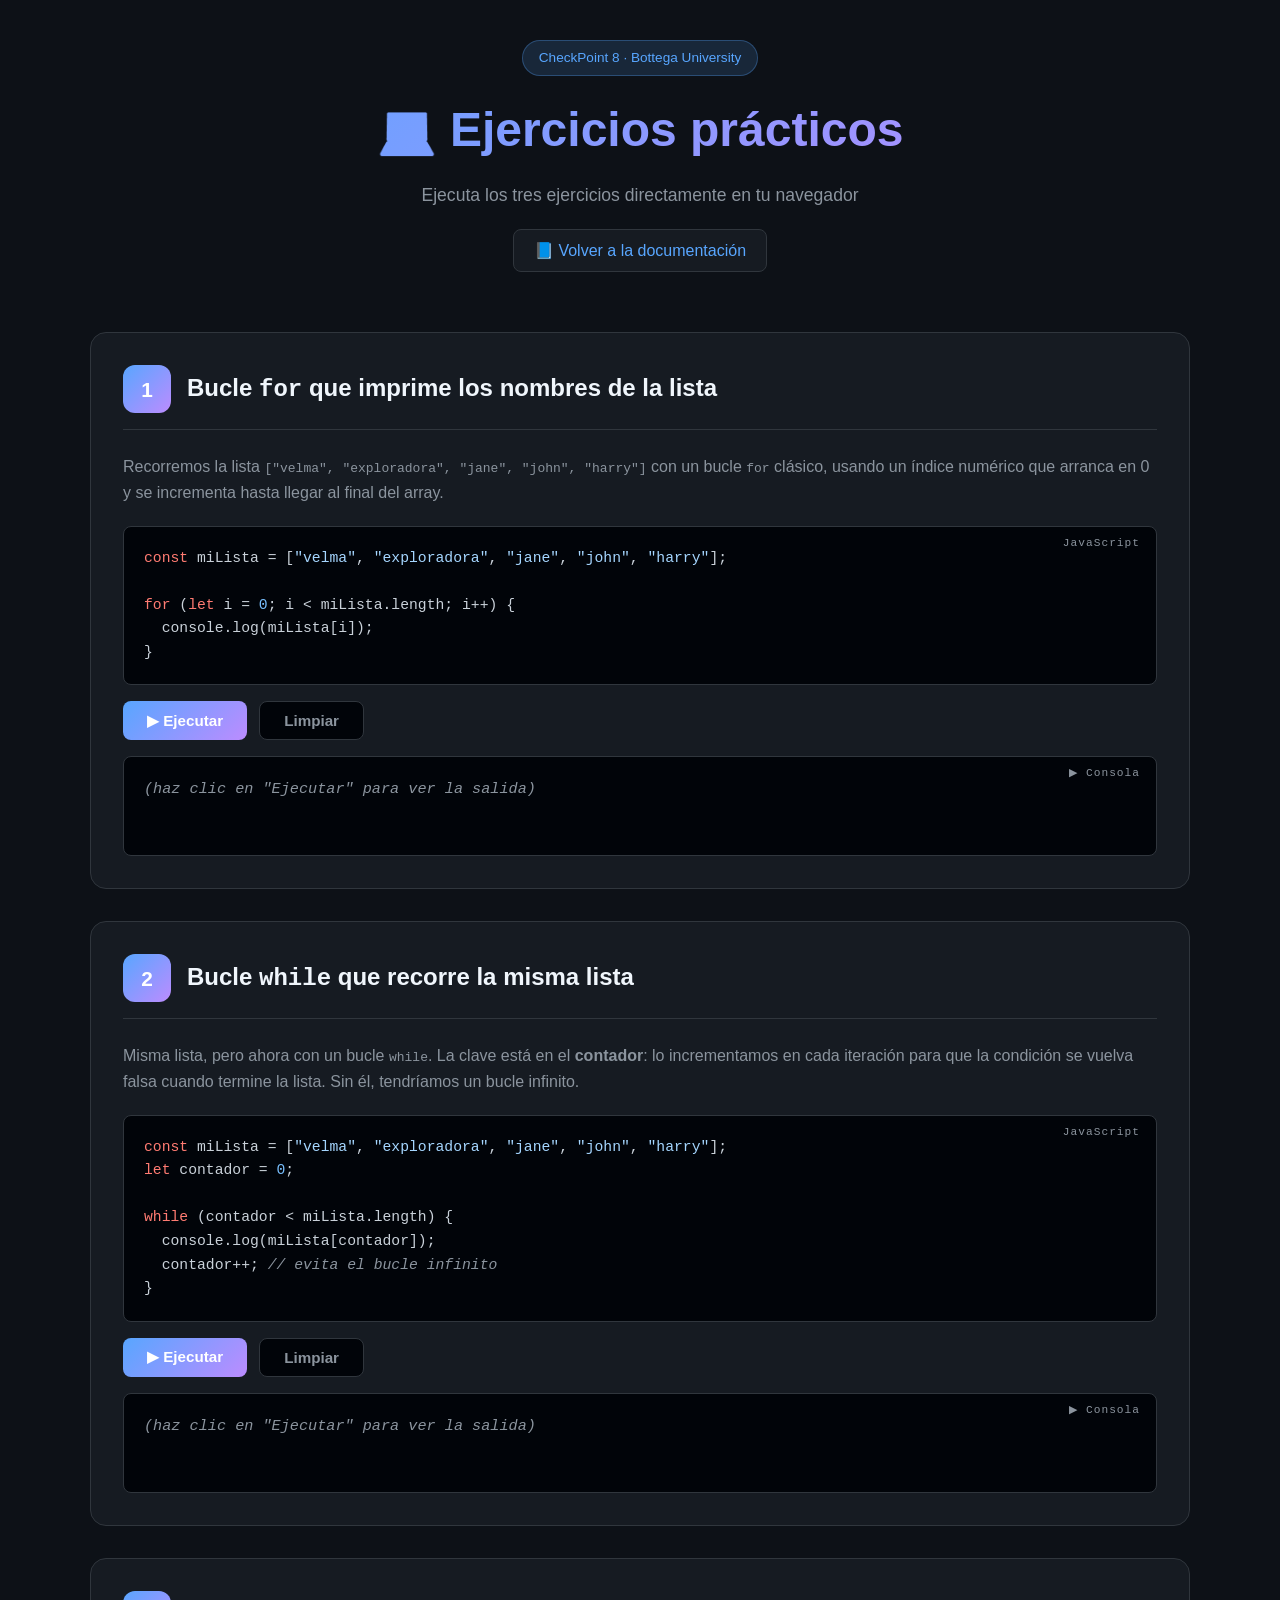
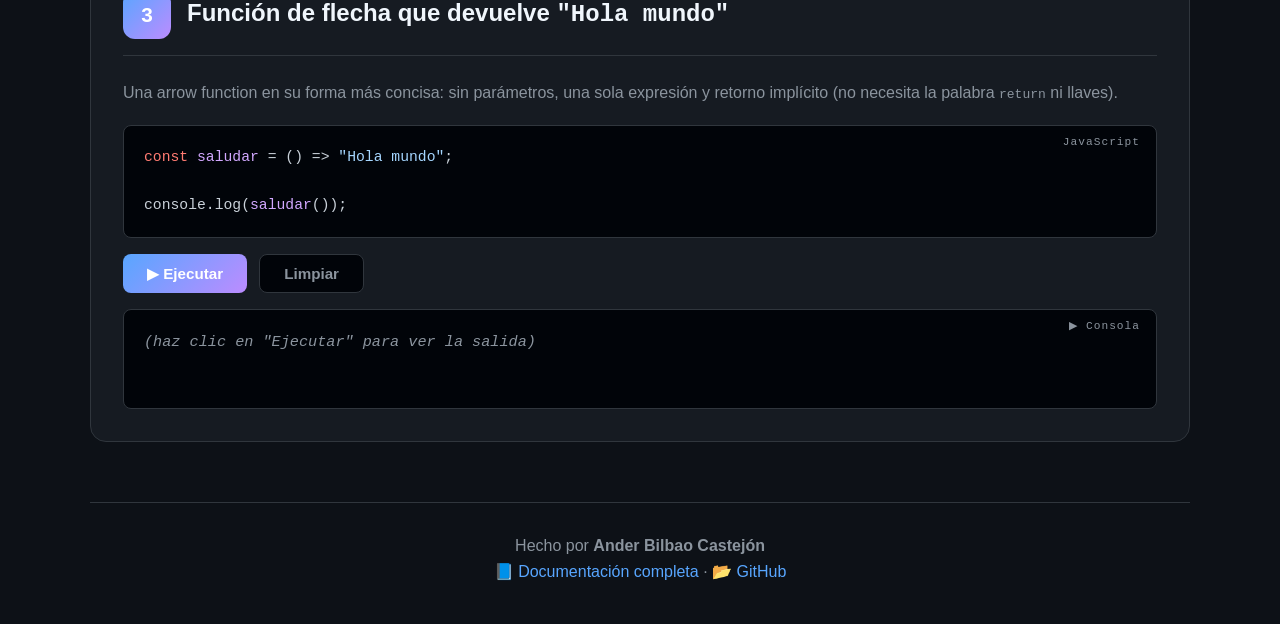
<file: ejercicios/ejercicios.html>
<!DOCTYPE html>
<html lang="es">
<head>
  <meta charset="UTF-8">
  <meta name="viewport" content="width=device-width, initial-scale=1.0">
  <title>💻 Ejercicios prácticos | CheckPoint 8</title>
  <link rel="icon" href="data:image/svg+xml,%3Csvg xmlns='http://www.w3.org/2000/svg' viewBox='0 0 100 100'%3E%3Ctext y='80' font-size='80'%3E💻%3C/text%3E%3C/svg%3E">
  <style>
    * { margin: 0; padding: 0; box-sizing: border-box; }

    :root {
      --bg: #0d1117;
      --bg-card: #161b22;
      --bg-code: #010409;
      --border: #30363d;
      --text: #f0f6fc;
      --text-muted: #8b949e;
      --accent: #58a6ff;
      --accent-2: #bc8cff;
      --success: #3fb950;
      --warning: #d29922;
      --gradient: linear-gradient(135deg, #58a6ff 0%, #bc8cff 100%);
    }

    body {
      font-family: -apple-system, BlinkMacSystemFont, "Segoe UI", Roboto, sans-serif;
      background: var(--bg);
      color: var(--text);
      line-height: 1.6;
      padding: 40px 20px;
      min-height: 100vh;
    }

    .container {
      max-width: 1100px;
      margin: 0 auto;
    }

    header {
      text-align: center;
      margin-bottom: 60px;
    }

    .badge {
      display: inline-block;
      padding: 6px 16px;
      background: rgba(88, 166, 255, 0.15);
      border: 1px solid rgba(88, 166, 255, 0.3);
      color: var(--accent);
      border-radius: 20px;
      font-size: 0.85rem;
      margin-bottom: 16px;
    }

    h1 {
      font-size: 3rem;
      background: var(--gradient);
      -webkit-background-clip: text;
      -webkit-text-fill-color: transparent;
      background-clip: text;
      margin-bottom: 12px;
    }

    .subtitle {
      color: var(--text-muted);
      font-size: 1.1rem;
    }

    .nav-link {
      display: inline-block;
      margin-top: 20px;
      padding: 8px 20px;
      background: var(--bg-card);
      border: 1px solid var(--border);
      border-radius: 8px;
      color: var(--accent);
      text-decoration: none;
      transition: all 0.2s;
    }

    .nav-link:hover {
      border-color: var(--accent);
      transform: translateY(-2px);
    }

    .ejercicio {
      background: var(--bg-card);
      border: 1px solid var(--border);
      border-radius: 16px;
      padding: 32px;
      margin-bottom: 32px;
      transition: all 0.3s;
    }

    .ejercicio:hover {
      border-color: var(--accent);
      transform: translateY(-4px);
      box-shadow: 0 8px 30px rgba(88, 166, 255, 0.15);
    }

    .ejercicio-header {
      display: flex;
      align-items: center;
      gap: 16px;
      margin-bottom: 24px;
      padding-bottom: 16px;
      border-bottom: 1px solid var(--border);
    }

    .ejercicio-num {
      display: inline-flex;
      align-items: center;
      justify-content: center;
      width: 48px;
      height: 48px;
      border-radius: 12px;
      background: var(--gradient);
      color: white;
      font-weight: 700;
      font-size: 1.3rem;
      flex-shrink: 0;
    }

    .ejercicio h2 {
      font-size: 1.5rem;
      color: var(--text);
    }

    .ejercicio-descripcion {
      color: var(--text-muted);
      margin-bottom: 20px;
    }

    .codigo {
      background: var(--bg-code);
      border: 1px solid var(--border);
      border-radius: 8px;
      padding: 20px;
      margin-bottom: 16px;
      font-family: "Fira Code", "Monaco", monospace;
      font-size: 0.92rem;
      overflow-x: auto;
      white-space: pre;
      color: #c9d1d9;
      position: relative;
    }

    .codigo::before {
      content: "JavaScript";
      position: absolute;
      top: 8px;
      right: 16px;
      font-size: 0.7rem;
      color: var(--text-muted);
      letter-spacing: 1px;
    }

    .controles {
      display: flex;
      gap: 12px;
      margin-bottom: 16px;
      flex-wrap: wrap;
    }

    button {
      padding: 10px 24px;
      border-radius: 8px;
      border: none;
      cursor: pointer;
      font-weight: 600;
      font-size: 0.95rem;
      transition: all 0.2s;
      font-family: inherit;
    }

    .btn-run {
      background: var(--gradient);
      color: white;
    }

    .btn-run:hover {
      transform: translateY(-2px);
      box-shadow: 0 4px 12px rgba(88, 166, 255, 0.4);
    }

    .btn-clear {
      background: var(--bg-code);
      color: var(--text-muted);
      border: 1px solid var(--border);
    }

    .btn-clear:hover {
      color: var(--text);
      border-color: var(--text-muted);
    }

    .salida {
      background: var(--bg-code);
      border: 1px solid var(--border);
      border-radius: 8px;
      padding: 20px;
      min-height: 100px;
      font-family: "Fira Code", "Monaco", monospace;
      font-size: 0.95rem;
      color: var(--success);
      white-space: pre-wrap;
      position: relative;
    }

    .salida::before {
      content: "▶ Consola";
      position: absolute;
      top: 8px;
      right: 16px;
      font-size: 0.7rem;
      color: var(--text-muted);
      letter-spacing: 1px;
    }

    .salida:empty::after {
      content: "(haz clic en \"Ejecutar\" para ver la salida)";
      color: var(--text-muted);
      font-style: italic;
    }

    .keyword { color: #ff7b72; }
    .string { color: #a5d6ff; }
    .number { color: #79c0ff; }
    .comment { color: #8b949e; font-style: italic; }
    .function { color: #d2a8ff; }

    footer {
      text-align: center;
      margin-top: 60px;
      padding-top: 30px;
      border-top: 1px solid var(--border);
      color: var(--text-muted);
    }

    footer a {
      color: var(--accent);
      text-decoration: none;
    }

    @media (max-width: 600px) {
      h1 { font-size: 2rem; }
      .ejercicio { padding: 20px; }
      .ejercicio-num { width: 40px; height: 40px; font-size: 1.1rem; }
      .ejercicio h2 { font-size: 1.2rem; }
    }
  </style>
</head>
<body>
  <div class="container">

    <header>
      <span class="badge">CheckPoint 8 · Bottega University</span>
      <h1>💻 Ejercicios prácticos</h1>
      <p class="subtitle">Ejecuta los tres ejercicios directamente en tu navegador</p>
      <a href="../index.html" class="nav-link">📘 Volver a la documentación</a>
    </header>

    <!-- ─── EJERCICIO 1 ─── -->
    <div class="ejercicio">
      <div class="ejercicio-header">
        <span class="ejercicio-num">1</span>
        <h2>Bucle <code>for</code> que imprime los nombres de la lista</h2>
      </div>
      <p class="ejercicio-descripcion">
        Recorremos la lista <code>["velma", "exploradora", "jane", "john", "harry"]</code> con un bucle <code>for</code> clásico, usando un índice numérico que arranca en 0 y se incrementa hasta llegar al final del array.
      </p>
      <div class="codigo"><span class="keyword">const</span> miLista = [<span class="string">"velma"</span>, <span class="string">"exploradora"</span>, <span class="string">"jane"</span>, <span class="string">"john"</span>, <span class="string">"harry"</span>];

<span class="keyword">for</span> (<span class="keyword">let</span> i = <span class="number">0</span>; i &lt; miLista.length; i++) {
  console.log(miLista[i]);
}</div>
      <div class="controles">
        <button class="btn-run" onclick="ejecutar1()">▶ Ejecutar</button>
        <button class="btn-clear" onclick="limpiar('out1')">Limpiar</button>
      </div>
      <div class="salida" id="out1"></div>
    </div>

    <!-- ─── EJERCICIO 2 ─── -->
    <div class="ejercicio">
      <div class="ejercicio-header">
        <span class="ejercicio-num">2</span>
        <h2>Bucle <code>while</code> que recorre la misma lista</h2>
      </div>
      <p class="ejercicio-descripcion">
        Misma lista, pero ahora con un bucle <code>while</code>. La clave está en el <strong>contador</strong>: lo incrementamos en cada iteración para que la condición se vuelva falsa cuando termine la lista. Sin él, tendríamos un bucle infinito.
      </p>
      <div class="codigo"><span class="keyword">const</span> miLista = [<span class="string">"velma"</span>, <span class="string">"exploradora"</span>, <span class="string">"jane"</span>, <span class="string">"john"</span>, <span class="string">"harry"</span>];
<span class="keyword">let</span> contador = <span class="number">0</span>;

<span class="keyword">while</span> (contador &lt; miLista.length) {
  console.log(miLista[contador]);
  contador++; <span class="comment">// evita el bucle infinito</span>
}</div>
      <div class="controles">
        <button class="btn-run" onclick="ejecutar2()">▶ Ejecutar</button>
        <button class="btn-clear" onclick="limpiar('out2')">Limpiar</button>
      </div>
      <div class="salida" id="out2"></div>
    </div>

    <!-- ─── EJERCICIO 3 ─── -->
    <div class="ejercicio">
      <div class="ejercicio-header">
        <span class="ejercicio-num">3</span>
        <h2>Función de flecha que devuelve <code>"Hola mundo"</code></h2>
      </div>
      <p class="ejercicio-descripcion">
        Una arrow function en su forma más concisa: sin parámetros, una sola expresión y retorno implícito (no necesita la palabra <code>return</code> ni llaves).
      </p>
      <div class="codigo"><span class="keyword">const</span> <span class="function">saludar</span> = () =&gt; <span class="string">"Hola mundo"</span>;

console.log(<span class="function">saludar</span>());</div>
      <div class="controles">
        <button class="btn-run" onclick="ejecutar3()">▶ Ejecutar</button>
        <button class="btn-clear" onclick="limpiar('out3')">Limpiar</button>
      </div>
      <div class="salida" id="out3"></div>
    </div>

    <footer>
      <p>Hecho por <strong>Ander Bilbao Castejón</strong></p>
      <p>
        <a href="../index.html">📘 Documentación completa</a>
        ·
        <a href="https://github.com/emotIQ14/BottegaUniversity8">📂 GitHub</a>
      </p>
    </footer>

  </div>

  <script>
    /* Ejecutadores de cada ejercicio.
       Capturan los console.log y los muestran en su <div class="salida"> */

    function imprimir(idDestino, texto) {
      const out = document.getElementById(idDestino);
      out.textContent += texto + "\n";
    }

    function limpiar(id) {
      document.getElementById(id).textContent = "";
    }

    // ─── Ejercicio 1: bucle for ───
    function ejecutar1() {
      limpiar("out1");
      const miLista = ["velma", "exploradora", "jane", "john", "harry"];
      for (let i = 0; i < miLista.length; i++) {
        imprimir("out1", miLista[i]);
      }
    }

    // ─── Ejercicio 2: bucle while ───
    function ejecutar2() {
      limpiar("out2");
      const miLista = ["velma", "exploradora", "jane", "john", "harry"];
      let contador = 0;
      while (contador < miLista.length) {
        imprimir("out2", miLista[contador]);
        contador++;
      }
    }

    // ─── Ejercicio 3: arrow function ───
    function ejecutar3() {
      limpiar("out3");
      const saludar = () => "Hola mundo";
      imprimir("out3", saludar());
    }
  </script>
</body>
</html>
</file>
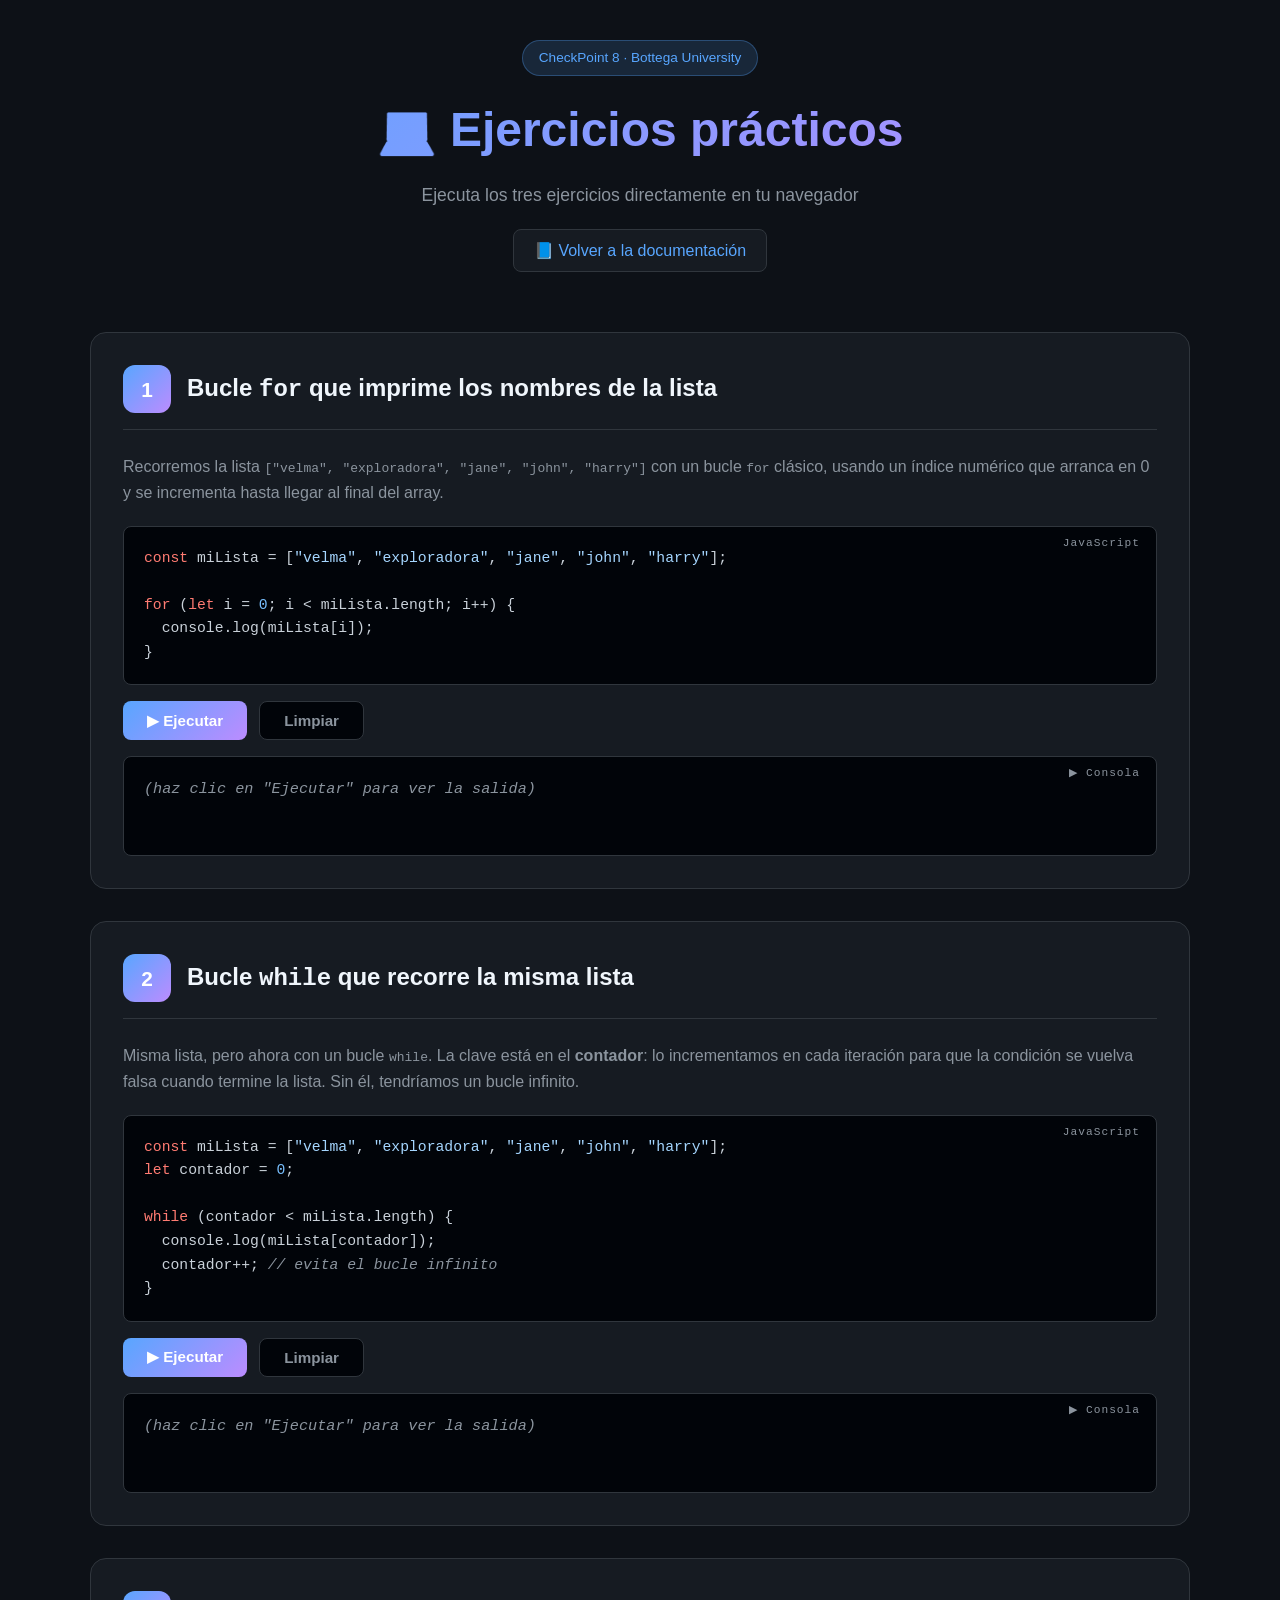
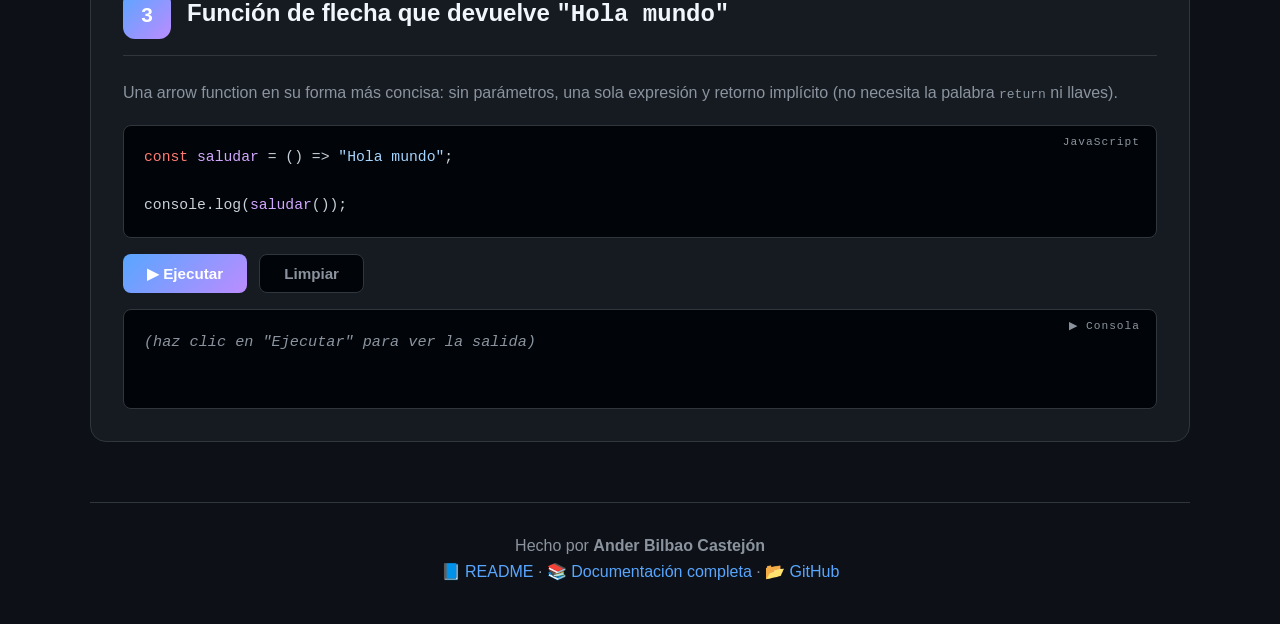
<file: CheckPoint8/ejercicios/ejercicios.html>
<!DOCTYPE html>
<html lang="es">
<head>
  <meta charset="UTF-8">
  <meta name="viewport" content="width=device-width, initial-scale=1.0">
  <title>💻 Ejercicios prácticos | CheckPoint 8</title>
  <link rel="icon" href="data:image/svg+xml,%3Csvg xmlns='http://www.w3.org/2000/svg' viewBox='0 0 100 100'%3E%3Ctext y='80' font-size='80'%3E💻%3C/text%3E%3C/svg%3E">
  <style>
    * { margin: 0; padding: 0; box-sizing: border-box; }

    :root {
      --bg: #0d1117;
      --bg-card: #161b22;
      --bg-code: #010409;
      --border: #30363d;
      --text: #f0f6fc;
      --text-muted: #8b949e;
      --accent: #58a6ff;
      --accent-2: #bc8cff;
      --success: #3fb950;
      --warning: #d29922;
      --gradient: linear-gradient(135deg, #58a6ff 0%, #bc8cff 100%);
    }

    body {
      font-family: -apple-system, BlinkMacSystemFont, "Segoe UI", Roboto, sans-serif;
      background: var(--bg);
      color: var(--text);
      line-height: 1.6;
      padding: 40px 20px;
      min-height: 100vh;
    }

    .container {
      max-width: 1100px;
      margin: 0 auto;
    }

    header {
      text-align: center;
      margin-bottom: 60px;
    }

    .badge {
      display: inline-block;
      padding: 6px 16px;
      background: rgba(88, 166, 255, 0.15);
      border: 1px solid rgba(88, 166, 255, 0.3);
      color: var(--accent);
      border-radius: 20px;
      font-size: 0.85rem;
      margin-bottom: 16px;
    }

    h1 {
      font-size: 3rem;
      background: var(--gradient);
      -webkit-background-clip: text;
      -webkit-text-fill-color: transparent;
      background-clip: text;
      margin-bottom: 12px;
    }

    .subtitle {
      color: var(--text-muted);
      font-size: 1.1rem;
    }

    .nav-link {
      display: inline-block;
      margin-top: 20px;
      padding: 8px 20px;
      background: var(--bg-card);
      border: 1px solid var(--border);
      border-radius: 8px;
      color: var(--accent);
      text-decoration: none;
      transition: all 0.2s;
    }

    .nav-link:hover {
      border-color: var(--accent);
      transform: translateY(-2px);
    }

    .ejercicio {
      background: var(--bg-card);
      border: 1px solid var(--border);
      border-radius: 16px;
      padding: 32px;
      margin-bottom: 32px;
      transition: all 0.3s;
    }

    .ejercicio:hover {
      border-color: var(--accent);
      transform: translateY(-4px);
      box-shadow: 0 8px 30px rgba(88, 166, 255, 0.15);
    }

    .ejercicio-header {
      display: flex;
      align-items: center;
      gap: 16px;
      margin-bottom: 24px;
      padding-bottom: 16px;
      border-bottom: 1px solid var(--border);
    }

    .ejercicio-num {
      display: inline-flex;
      align-items: center;
      justify-content: center;
      width: 48px;
      height: 48px;
      border-radius: 12px;
      background: var(--gradient);
      color: white;
      font-weight: 700;
      font-size: 1.3rem;
      flex-shrink: 0;
    }

    .ejercicio h2 {
      font-size: 1.5rem;
      color: var(--text);
    }

    .ejercicio-descripcion {
      color: var(--text-muted);
      margin-bottom: 20px;
    }

    .codigo {
      background: var(--bg-code);
      border: 1px solid var(--border);
      border-radius: 8px;
      padding: 20px;
      margin-bottom: 16px;
      font-family: "Fira Code", "Monaco", monospace;
      font-size: 0.92rem;
      overflow-x: auto;
      white-space: pre;
      color: #c9d1d9;
      position: relative;
    }

    .codigo::before {
      content: "JavaScript";
      position: absolute;
      top: 8px;
      right: 16px;
      font-size: 0.7rem;
      color: var(--text-muted);
      letter-spacing: 1px;
    }

    .controles {
      display: flex;
      gap: 12px;
      margin-bottom: 16px;
      flex-wrap: wrap;
    }

    button {
      padding: 10px 24px;
      border-radius: 8px;
      border: none;
      cursor: pointer;
      font-weight: 600;
      font-size: 0.95rem;
      transition: all 0.2s;
      font-family: inherit;
    }

    .btn-run {
      background: var(--gradient);
      color: white;
    }

    .btn-run:hover {
      transform: translateY(-2px);
      box-shadow: 0 4px 12px rgba(88, 166, 255, 0.4);
    }

    .btn-clear {
      background: var(--bg-code);
      color: var(--text-muted);
      border: 1px solid var(--border);
    }

    .btn-clear:hover {
      color: var(--text);
      border-color: var(--text-muted);
    }

    .salida {
      background: var(--bg-code);
      border: 1px solid var(--border);
      border-radius: 8px;
      padding: 20px;
      min-height: 100px;
      font-family: "Fira Code", "Monaco", monospace;
      font-size: 0.95rem;
      color: var(--success);
      white-space: pre-wrap;
      position: relative;
    }

    .salida::before {
      content: "▶ Consola";
      position: absolute;
      top: 8px;
      right: 16px;
      font-size: 0.7rem;
      color: var(--text-muted);
      letter-spacing: 1px;
    }

    .salida:empty::after {
      content: "(haz clic en \"Ejecutar\" para ver la salida)";
      color: var(--text-muted);
      font-style: italic;
    }

    .keyword { color: #ff7b72; }
    .string { color: #a5d6ff; }
    .number { color: #79c0ff; }
    .comment { color: #8b949e; font-style: italic; }
    .function { color: #d2a8ff; }

    footer {
      text-align: center;
      margin-top: 60px;
      padding-top: 30px;
      border-top: 1px solid var(--border);
      color: var(--text-muted);
    }

    footer a {
      color: var(--accent);
      text-decoration: none;
    }

    @media (max-width: 600px) {
      h1 { font-size: 2rem; }
      .ejercicio { padding: 20px; }
      .ejercicio-num { width: 40px; height: 40px; font-size: 1.1rem; }
      .ejercicio h2 { font-size: 1.2rem; }
    }
  </style>
</head>
<body>
  <div class="container">

    <header>
      <span class="badge">CheckPoint 8 · Bottega University</span>
      <h1>💻 Ejercicios prácticos</h1>
      <p class="subtitle">Ejecuta los tres ejercicios directamente en tu navegador</p>
      <a href="../docs/index.html" class="nav-link">📘 Volver a la documentación</a>
    </header>

    <!-- ─── EJERCICIO 1 ─── -->
    <div class="ejercicio">
      <div class="ejercicio-header">
        <span class="ejercicio-num">1</span>
        <h2>Bucle <code>for</code> que imprime los nombres de la lista</h2>
      </div>
      <p class="ejercicio-descripcion">
        Recorremos la lista <code>["velma", "exploradora", "jane", "john", "harry"]</code> con un bucle <code>for</code> clásico, usando un índice numérico que arranca en 0 y se incrementa hasta llegar al final del array.
      </p>
      <div class="codigo"><span class="keyword">const</span> miLista = [<span class="string">"velma"</span>, <span class="string">"exploradora"</span>, <span class="string">"jane"</span>, <span class="string">"john"</span>, <span class="string">"harry"</span>];

<span class="keyword">for</span> (<span class="keyword">let</span> i = <span class="number">0</span>; i &lt; miLista.length; i++) {
  console.log(miLista[i]);
}</div>
      <div class="controles">
        <button class="btn-run" onclick="ejecutar1()">▶ Ejecutar</button>
        <button class="btn-clear" onclick="limpiar('out1')">Limpiar</button>
      </div>
      <div class="salida" id="out1"></div>
    </div>

    <!-- ─── EJERCICIO 2 ─── -->
    <div class="ejercicio">
      <div class="ejercicio-header">
        <span class="ejercicio-num">2</span>
        <h2>Bucle <code>while</code> que recorre la misma lista</h2>
      </div>
      <p class="ejercicio-descripcion">
        Misma lista, pero ahora con un bucle <code>while</code>. La clave está en el <strong>contador</strong>: lo incrementamos en cada iteración para que la condición se vuelva falsa cuando termine la lista. Sin él, tendríamos un bucle infinito.
      </p>
      <div class="codigo"><span class="keyword">const</span> miLista = [<span class="string">"velma"</span>, <span class="string">"exploradora"</span>, <span class="string">"jane"</span>, <span class="string">"john"</span>, <span class="string">"harry"</span>];
<span class="keyword">let</span> contador = <span class="number">0</span>;

<span class="keyword">while</span> (contador &lt; miLista.length) {
  console.log(miLista[contador]);
  contador++; <span class="comment">// evita el bucle infinito</span>
}</div>
      <div class="controles">
        <button class="btn-run" onclick="ejecutar2()">▶ Ejecutar</button>
        <button class="btn-clear" onclick="limpiar('out2')">Limpiar</button>
      </div>
      <div class="salida" id="out2"></div>
    </div>

    <!-- ─── EJERCICIO 3 ─── -->
    <div class="ejercicio">
      <div class="ejercicio-header">
        <span class="ejercicio-num">3</span>
        <h2>Función de flecha que devuelve <code>"Hola mundo"</code></h2>
      </div>
      <p class="ejercicio-descripcion">
        Una arrow function en su forma más concisa: sin parámetros, una sola expresión y retorno implícito (no necesita la palabra <code>return</code> ni llaves).
      </p>
      <div class="codigo"><span class="keyword">const</span> <span class="function">saludar</span> = () =&gt; <span class="string">"Hola mundo"</span>;

console.log(<span class="function">saludar</span>());</div>
      <div class="controles">
        <button class="btn-run" onclick="ejecutar3()">▶ Ejecutar</button>
        <button class="btn-clear" onclick="limpiar('out3')">Limpiar</button>
      </div>
      <div class="salida" id="out3"></div>
    </div>

    <footer>
      <p>Hecho por <strong>Ander Bilbao Castejón</strong></p>
      <p>
        <a href="../README.md">📘 README</a>
        ·
        <a href="../docs/index.html">📚 Documentación completa</a>
        ·
        <a href="https://github.com/emotIQ14/BottegaUniversity8">📂 GitHub</a>
      </p>
    </footer>

  </div>

  <script>
    /* Ejecutadores de cada ejercicio.
       Capturan los console.log y los muestran en su <div class="salida"> */

    function imprimir(idDestino, texto) {
      const out = document.getElementById(idDestino);
      out.textContent += texto + "\n";
    }

    function limpiar(id) {
      document.getElementById(id).textContent = "";
    }

    // ─── Ejercicio 1: bucle for ───
    function ejecutar1() {
      limpiar("out1");
      const miLista = ["velma", "exploradora", "jane", "john", "harry"];
      for (let i = 0; i < miLista.length; i++) {
        imprimir("out1", miLista[i]);
      }
    }

    // ─── Ejercicio 2: bucle while ───
    function ejecutar2() {
      limpiar("out2");
      const miLista = ["velma", "exploradora", "jane", "john", "harry"];
      let contador = 0;
      while (contador < miLista.length) {
        imprimir("out2", miLista[contador]);
        contador++;
      }
    }

    // ─── Ejercicio 3: arrow function ───
    function ejecutar3() {
      limpiar("out3");
      const saludar = () => "Hola mundo";
      imprimir("out3", saludar());
    }
  </script>
</body>
</html>
</file>
<file: styles.css>
/* ─────────────────────────────────────────────
   CheckPoint 8 — Estilos modernos
   Autor: Ander Bilbao Castejón
   ───────────────────────────────────────────── */

:root {
  --bg-primary: #0d1117;
  --bg-secondary: #161b22;
  --bg-tertiary: #1f2937;
  --bg-card: #1c2128;
  --border: #30363d;
  --text-primary: #f0f6fc;
  --text-secondary: #c9d1d9;
  --text-muted: #8b949e;
  --accent: #58a6ff;
  --accent-hover: #79b8ff;
  --success: #3fb950;
  --warning: #d29922;
  --danger: #f85149;
  --code-bg: #0d1117;
  --gradient: linear-gradient(135deg, #667eea 0%, #764ba2 100%);
  --gradient-accent: linear-gradient(135deg, #58a6ff 0%, #bc8cff 100%);
}

* {
  margin: 0;
  padding: 0;
  box-sizing: border-box;
}

html {
  scroll-behavior: smooth;
  scroll-padding-top: 20px;
}

body {
  font-family: -apple-system, BlinkMacSystemFont, "Segoe UI", "Inter", Roboto, sans-serif;
  background: var(--bg-primary);
  color: var(--text-primary);
  line-height: 1.7;
  display: flex;
  min-height: 100vh;
}

/* ─── SIDEBAR ─── */
.sidebar {
  width: 280px;
  background: var(--bg-secondary);
  border-right: 1px solid var(--border);
  height: 100vh;
  position: fixed;
  overflow-y: auto;
  padding: 24px 0;
  z-index: 100;
  transition: transform 0.3s ease;
}

.sidebar-header {
  padding: 0 24px 24px;
  border-bottom: 1px solid var(--border);
  margin-bottom: 16px;
}

.sidebar-header h2 {
  font-size: 1.2rem;
  background: var(--gradient-accent);
  -webkit-background-clip: text;
  -webkit-text-fill-color: transparent;
  background-clip: text;
  margin-bottom: 4px;
}

.sidebar-header p {
  font-size: 0.8rem;
  color: var(--text-muted);
}

.sidebar nav ul {
  list-style: none;
}

.sidebar nav ul li a {
  display: flex;
  align-items: center;
  padding: 10px 24px;
  color: var(--text-secondary);
  text-decoration: none;
  font-size: 0.92rem;
  transition: all 0.2s;
  border-left: 3px solid transparent;
}

.sidebar nav ul li a:hover {
  background: var(--bg-tertiary);
  color: var(--accent);
  border-left-color: var(--accent);
}

.sidebar nav ul li a.active {
  background: rgba(88, 166, 255, 0.1);
  color: var(--accent);
  border-left-color: var(--accent);
}

.nav-icon {
  margin-right: 12px;
  font-size: 1.1rem;
}

.sidebar-footer {
  margin-top: 32px;
  padding: 16px 24px;
  border-top: 1px solid var(--border);
  font-size: 0.8rem;
  color: var(--text-muted);
}

/* ─── CONTENT ─── */
.content {
  margin-left: 280px;
  flex: 1;
  padding: 60px 80px;
  max-width: 1100px;
}

/* ─── HERO ─── */
.hero {
  text-align: center;
  padding: 60px 0;
  margin-bottom: 60px;
  border-bottom: 1px solid var(--border);
}

.hero-badge {
  display: inline-block;
  padding: 6px 16px;
  background: rgba(88, 166, 255, 0.15);
  color: var(--accent);
  border-radius: 20px;
  font-size: 0.85rem;
  margin-bottom: 24px;
  border: 1px solid rgba(88, 166, 255, 0.3);
}

.hero h1 {
  font-size: 3.5rem;
  margin-bottom: 20px;
  background: var(--gradient-accent);
  -webkit-background-clip: text;
  -webkit-text-fill-color: transparent;
  background-clip: text;
  font-weight: 800;
  letter-spacing: -1px;
}

.hero .subtitle {
  font-size: 1.3rem;
  color: var(--text-muted);
  max-width: 700px;
  margin: 0 auto 32px;
}

.hero-stats {
  display: flex;
  gap: 40px;
  justify-content: center;
  margin-top: 40px;
}

.stat {
  text-align: center;
}

.stat-number {
  font-size: 2.5rem;
  font-weight: 700;
  background: var(--gradient-accent);
  -webkit-background-clip: text;
  -webkit-text-fill-color: transparent;
  background-clip: text;
}

.stat-label {
  font-size: 0.9rem;
  color: var(--text-muted);
  text-transform: uppercase;
  letter-spacing: 1px;
}

/* ─── SECTIONS ─── */
section {
  margin-bottom: 80px;
  scroll-margin-top: 20px;
}

section h2 {
  font-size: 2.2rem;
  margin-bottom: 24px;
  display: flex;
  align-items: center;
  gap: 16px;
  padding-bottom: 16px;
  border-bottom: 2px solid var(--border);
}

section h2 .section-number {
  display: inline-flex;
  align-items: center;
  justify-content: center;
  width: 50px;
  height: 50px;
  border-radius: 12px;
  background: var(--gradient);
  color: white;
  font-size: 1.4rem;
  font-weight: 700;
  flex-shrink: 0;
}

section h3 {
  font-size: 1.5rem;
  margin: 32px 0 16px;
  color: var(--text-primary);
}

section h4 {
  font-size: 1.15rem;
  margin: 24px 0 12px;
  color: var(--accent);
}

section p {
  margin-bottom: 16px;
  color: var(--text-secondary);
  font-size: 1.05rem;
}

/* ─── BLOCKQUOTES ─── */
blockquote {
  border-left: 4px solid var(--accent);
  background: rgba(88, 166, 255, 0.08);
  padding: 16px 24px;
  margin: 24px 0;
  border-radius: 0 8px 8px 0;
  color: var(--text-secondary);
}

/* ─── CODE ─── */
code {
  font-family: "Fira Code", "Monaco", "Consolas", monospace;
  background: var(--bg-tertiary);
  padding: 2px 8px;
  border-radius: 4px;
  font-size: 0.9em;
  color: #ff7b72;
  border: 1px solid var(--border);
}

pre {
  background: var(--code-bg);
  border: 1px solid var(--border);
  border-radius: 8px;
  padding: 20px;
  overflow-x: auto;
  margin: 20px 0;
  position: relative;
}

pre code {
  background: transparent;
  border: none;
  padding: 0;
  color: var(--text-primary);
  font-size: 0.95rem;
  line-height: 1.6;
}

/* Etiquetas de lenguaje en bloques de código */
pre::before {
  content: attr(data-lang);
  position: absolute;
  top: 8px;
  right: 16px;
  font-size: 0.75rem;
  color: var(--text-muted);
  text-transform: uppercase;
  letter-spacing: 1px;
}

/* Resaltado básico de sintaxis */
.token-keyword { color: #ff7b72; }
.token-string { color: #a5d6ff; }
.token-number { color: #79c0ff; }
.token-comment { color: #8b949e; font-style: italic; }
.token-function { color: #d2a8ff; }
.token-operator { color: #ff7b72; }
.token-variable { color: #ffa657; }

/* ─── CARDS ─── */
.card {
  background: var(--bg-card);
  border: 1px solid var(--border);
  border-radius: 12px;
  padding: 24px;
  margin: 16px 0;
  transition: all 0.3s;
}

.card:hover {
  border-color: var(--accent);
  transform: translateY(-2px);
  box-shadow: 0 8px 24px rgba(88, 166, 255, 0.15);
}

.card h4 {
  margin-top: 0;
}

/* ─── GRID DE CARDS ─── */
.cards-grid {
  display: grid;
  grid-template-columns: repeat(auto-fit, minmax(280px, 1fr));
  gap: 20px;
  margin: 24px 0;
}

/* ─── TABLAS ─── */
table {
  width: 100%;
  border-collapse: collapse;
  margin: 24px 0;
  background: var(--bg-card);
  border-radius: 8px;
  overflow: hidden;
  border: 1px solid var(--border);
}

th, td {
  padding: 14px 18px;
  text-align: left;
  border-bottom: 1px solid var(--border);
}

th {
  background: var(--bg-tertiary);
  color: var(--accent);
  font-weight: 600;
  font-size: 0.95rem;
  text-transform: uppercase;
  letter-spacing: 0.5px;
}

tr:last-child td {
  border-bottom: none;
}

tr:hover {
  background: rgba(88, 166, 255, 0.05);
}

/* ─── LISTAS ─── */
ul, ol {
  margin: 16px 0 16px 24px;
  color: var(--text-secondary);
}

li {
  margin-bottom: 8px;
}

/* ─── ALERTAS ─── */
.alert {
  padding: 16px 20px;
  border-radius: 8px;
  margin: 20px 0;
  border-left: 4px solid;
}

.alert-info {
  background: rgba(88, 166, 255, 0.08);
  border-left-color: var(--accent);
  color: var(--text-secondary);
}

.alert-warning {
  background: rgba(210, 153, 34, 0.08);
  border-left-color: var(--warning);
  color: var(--text-secondary);
}

.alert-success {
  background: rgba(63, 185, 80, 0.08);
  border-left-color: var(--success);
  color: var(--text-secondary);
}

.alert-danger {
  background: rgba(248, 81, 73, 0.08);
  border-left-color: var(--danger);
  color: var(--text-secondary);
}

/* ─── BOTÓN MENÚ MÓVIL ─── */
.menu-toggle {
  display: none;
  position: fixed;
  top: 16px;
  left: 16px;
  z-index: 200;
  background: var(--bg-secondary);
  border: 1px solid var(--border);
  color: var(--text-primary);
  width: 44px;
  height: 44px;
  border-radius: 8px;
  cursor: pointer;
  font-size: 1.3rem;
}

/* ─── FOOTER ─── */
.footer {
  text-align: center;
  margin-top: 80px;
  padding: 40px 0;
  border-top: 1px solid var(--border);
  color: var(--text-muted);
}

.footer a {
  color: var(--accent);
  text-decoration: none;
}

.footer a:hover {
  color: var(--accent-hover);
  text-decoration: underline;
}

/* ─── DIAGRAMA VISUAL ─── */
.diagrama {
  background: var(--bg-card);
  border: 1px solid var(--border);
  border-radius: 12px;
  padding: 30px;
  margin: 24px 0;
  display: flex;
  flex-direction: column;
  align-items: center;
  gap: 16px;
  text-align: center;
}

.diagrama-state {
  padding: 12px 24px;
  border-radius: 24px;
  border: 2px solid var(--border);
  font-weight: 600;
  background: var(--bg-tertiary);
  min-width: 180px;
}

.diagrama-state.pending { border-color: var(--warning); color: var(--warning); }
.diagrama-state.fulfilled { border-color: var(--success); color: var(--success); }
.diagrama-state.rejected { border-color: var(--danger); color: var(--danger); }

.diagrama-arrow {
  color: var(--text-muted);
  font-size: 1.5rem;
}

/* ─── RESPONSIVE ─── */
@media (max-width: 1024px) {
  .content {
    padding: 40px 32px;
  }
  .hero h1 {
    font-size: 2.5rem;
  }
}

@media (max-width: 768px) {
  .menu-toggle {
    display: flex;
    align-items: center;
    justify-content: center;
  }

  .sidebar {
    transform: translateX(-100%);
    width: 100%;
    max-width: 320px;
  }

  .sidebar.open {
    transform: translateX(0);
  }

  .content {
    margin-left: 0;
    padding: 80px 24px 40px;
  }

  .hero h1 {
    font-size: 2rem;
  }

  .hero-stats {
    flex-direction: column;
    gap: 20px;
  }

  section h2 {
    font-size: 1.6rem;
  }

  table {
    display: block;
    overflow-x: auto;
  }
}

/* ─── BACK TO TOP ─── */
.back-to-top {
  position: fixed;
  bottom: 30px;
  right: 30px;
  width: 50px;
  height: 50px;
  border-radius: 50%;
  background: var(--gradient-accent);
  color: white;
  border: none;
  cursor: pointer;
  font-size: 1.4rem;
  display: none;
  align-items: center;
  justify-content: center;
  box-shadow: 0 4px 12px rgba(88, 166, 255, 0.3);
  transition: all 0.3s;
  z-index: 50;
}

.back-to-top:hover {
  transform: translateY(-4px);
  box-shadow: 0 8px 20px rgba(88, 166, 255, 0.5);
}

.back-to-top.visible {
  display: flex;
}

/* ─── ANIMACIONES ─── */
@keyframes fadeInUp {
  from {
    opacity: 0;
    transform: translateY(20px);
  }
  to {
    opacity: 1;
    transform: translateY(0);
  }
}

section {
  animation: fadeInUp 0.6s ease-out;
}

/* ─── EXERCISE BOX ─── */
.exercise-box {
  background: linear-gradient(135deg, rgba(88, 166, 255, 0.08), rgba(188, 140, 255, 0.08));
  border: 1px solid rgba(88, 166, 255, 0.3);
  border-radius: 12px;
  padding: 24px;
  margin: 24px 0;
}

.exercise-box h4 {
  color: var(--accent);
  margin-top: 0;
}

/* ─── ENLACES ─── */
a {
  color: var(--accent);
  text-decoration: none;
  transition: color 0.2s;
}

a:hover {
  color: var(--accent-hover);
  text-decoration: underline;
}

/* ─── DESTACADO ─── */
strong {
  color: var(--text-primary);
}

em {
  color: var(--accent);
  font-style: normal;
  background: rgba(88, 166, 255, 0.1);
  padding: 1px 6px;
  border-radius: 4px;
}
</file>
